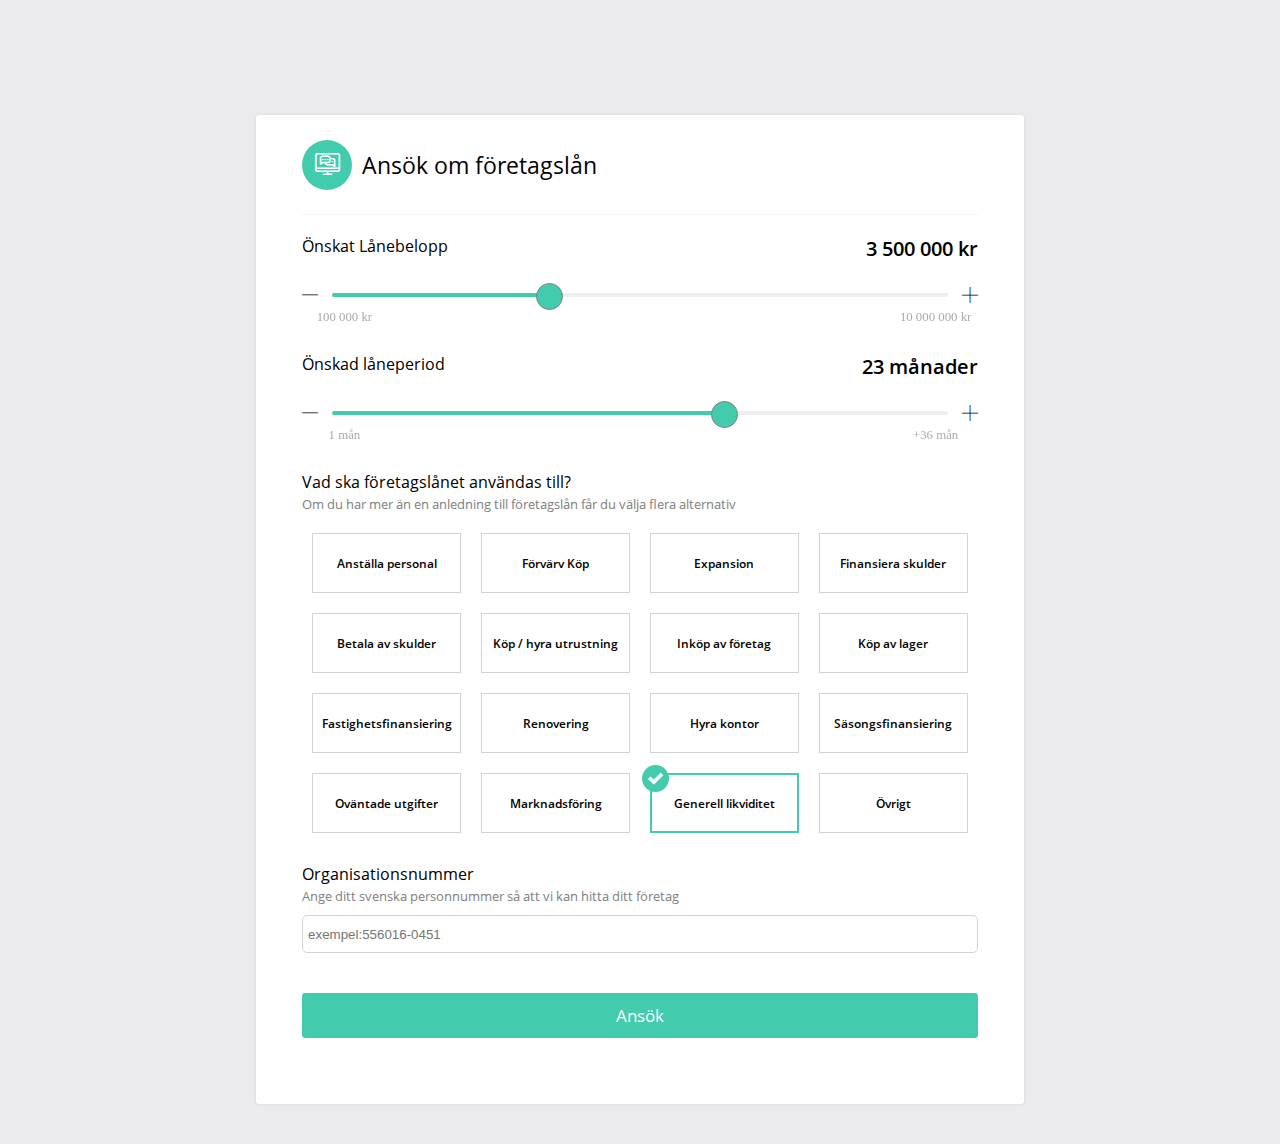
<file: index.html>
<!DOCTYPE html>
<!--[if lt IE 7]>      <html class="no-js lt-ie9 lt-ie8 lt-ie7"> <![endif]-->
<!--[if IE 7]>         <html class="no-js lt-ie9 lt-ie8"> <![endif]-->
<!--[if IE 8]>         <html class="no-js lt-ie9"> <![endif]-->
<!--[if gt IE 8]><!--> 
    <html class="no-js" style="--text-align:left; --flex-direction:row; --direction:ltr; --input-even-margin:0 0 0 20px; --body-background:rgb(235, 235, 238); --header:75px; --header-bg:white; --header-box-shadow:0 0 3px lightgray; --main-spinner-bg:rgb(66, 204, 173); --page-loading-bg:rgb(66, 204, 173); --login-header-bg:white; --login-header-height:75px; --login-header-box-shadow:0 0 3px lightgray; --login-box-shadow:0 0 1px lightgray; --login-box-bg:white; --main-header-height:100px; --main-header-width:992px; --main-header-bg:white; --main-header-box-shadow:0 0 3px lightgray; --main-header-signout-icon-color:rgb(35, 65, 141); --main-header-link-color:rgb(35, 65, 141); --main-header-link-hover-color:rgba(35, 65, 141, 0.6); --main-header-link-active-color:rgb(35, 65, 141); --main-content-width:992px; --app-item-footer-link-color:rgb(35, 65, 141); --bl-applyform-bg:white; --bl-applyform-box-shadow:0 0 3px lightgray; --bl-applyform-header-borderBottom:1px solid whitesmoke; --bl-applyform-header-fontSize:23px; --bl-applyform-header-circle-bg:rgb(66, 204, 173); --bl-applyform-header-circle-fontSize:25px; --bl-applyform-header-circle-color:white; --bl-actions-border:0.5px solid lightgray; --notfound-404-color:rgb(66, 204, 173); --input-range-active-bg:rgb(66, 204, 173); --input-range-bg:rgb(66, 204, 173); --input-border-color:lightgray; --input-outline-color:rgb(66, 204, 173); --my-btn-success-bg:rgb(66, 204, 173); --my-btn-success-hover-bg:rgb(51, 183, 153); --my-btn-success-color:white; --my-btn-success-shadow:0 0 5px rgb(66, 204, 173); --my-btn-warning-bg:rgb(255,138,0); --my-btn-warning-hover-bg:rgb(255,128,0); --my-btn-warning-color:white; --my-btn-warning-shadow:0 0 5px rgb(255,138,0); --my-btn-primary-bg:#007bff; --my-btn-primary-hover-bg:#0074d9; --my-btn-primary-color:white; --my-btn-primary-shadow:0 0 5px #0074d9; --my-btn-light-bg:lightgray; --my-btn-light-hover-bg:gray; --my-btn-light-color:black; --my-btn-light-shadow:0 0 5px lightgray;"> <!--<![endif]-->
    <head>
        <meta charset="utf-8">
        <meta http-equiv="X-UA-Compatible" content="IE=edge">
        <title></title>
        <meta name="description" content="">
        <meta name="viewport" content="width=device-width, initial-scale=1">
        <link rel="stylesheet" href="./main.css">
        <link rel="stylesheet" href="./main2.css">
    </head>
    <body>
            <div id="main">
                    <div class="bl">
                        <div class="pon_content">
                            <div class="pon_form">
                                <div class="pon_applyform">
                                    <div class="pon_form_header">
                                        <div class="pon_form_circleIcon"><i class="icon-request"></i></div><span>Ansök om företagslån</span></div>
                                    <div id="priceRange" class="pon_input --sliderInput animated fadeIn">
                                        <div class="pon_input_header">
                                            <label class="pon_input_label pon_input_sliderLabel">Önskat Lånebelopp</label><span class="pon_input_label pon_input_sliderLabel loanAmountValue">3 500 000 kr</span>
                                        </div>
                                        <div class="pon_rangeSliderDOM">
                                            <div class="rangeSliderDOM_left"><span class="icon-minus"></span></div>
                                            <div class="rangeSliderDOM_center">
                                                <div aria-disabled="false" class="input-range"><span class="input-range_label input-range_label--min"><span class="input-range_label-container">100 000 kr</span></span>
                                                    <div class="input-range_track input-range_track--background">
                                                        <div class="input-range_track input-range_track--active" style="left: 0%; width: 34.3434%;"></div><span class="input-range_slider-container" style="position: absolute; left: 34.3434%;"><span class="input-range_label input-range_label--value"><span class="input-range_label-container">3500000 kr</span></span>
                                                        <div name="priceRange" aria-valuemax="10000000" aria-valuemin="100000" aria-valuenow="3500000" class="input-range_slider" draggable="false" role="slider" tabindex="0"></div>
                                                        </span>
                                                    </div><span class="input-range_label input-range_label--max"><span class="input-range_label-container">10 000 000 kr</span></span>
                                                </div>
                                            </div>
                                            <div class="rangeSliderDOM_right"><span class="icon-add"></span></div>
                                        </div>
                                    </div>

                                    <div id="monthRange"class="pon_input --sliderInput animated fadeIn">
                                        <div class="pon_input_header">
                                            <label class="pon_input_label pon_input_sliderLabel">Önskad låneperiod</label><span class="pon_input_label pon_input_sliderLabel loanAmountValue">23 månader</span></div>
                                        <div class="pon_rangeSliderDOM">
                                            <div class="rangeSliderDOM_left"><span class="icon-minus"></span></div>
                                            <div class="rangeSliderDOM_center">
                                                <div aria-disabled="false" class="input-range"><span class="input-range_label input-range_label--min"><span class="input-range_label-container">1 
                                            mån</span></span>
                                                    <div class="input-range_track input-range_track--background">
                                                        <div class="input-range_track input-range_track--active" style="left: 0%; width: 62.8571%;"></div><span class="input-range_slider-container" style="position: absolute; left: 62.8571%;"><span class="input-range_label input-range_label--value"><span class="input-range_label-container">23 
                                            mån</span></span>
                                                        <div name="monthRange" aria-valuemax="36" aria-valuemin="1" aria-valuenow="23" class="input-range_slider" draggable="false" role="slider" tabindex="0"></div>
                                                        </span>
                                                    </div><span class="input-range_label input-range_label--max"><span class="input-range_label-container">+36 
                                            mån</span></span>
                                                </div>
                                            </div>
                                            <div class="rangeSliderDOM_right"><span class="icon-add"></span></div>
                                        </div>
                                    </div>

                                    <div id="usageOptions" class="pon_input usageOptions animated fadeIn">
                                        <label class="pon_input_label">Vad ska företagslånet användas till?<span>Om du har mer än en anledning till företagslån får du välja flera alternativ</span></label>
                                        <div class="options">
                                            <!-- options goes here -->
                                        </div>
                                    </div>

                                    <div id = "otherOption_input" class="pon_input otherOption_input animated fadeIn ">
                                        <label class="pon_input_label">Förklara vad?</label>
                                        <div class="pon_input_element">
                                            <div class="element-group">
                                                <div class="element-group_center">
                                                    <input type="text" name="otherOptionDescription" class="my-input" value="test">
                                                </div>
                                            </div>
                                        </div>
                                    </div>

                                    <div class="pon_input animated fadeIn ">
                                        <label class="pon_input_label">Organisationsnummer<span>Ange ditt svenska personnummer så att vi kan hitta ditt företag</span></label>
                                        <div class="pon_input_element">
                                            <div class="element-group">
                                                <div class="element-group_center">
                                                    <input type="text" class="my-input" name="organizationNumber" placeholder="exempel:556016-0451" maxlength="13" value="">
                                                </div>
                                            </div>
                                        </div>
                                    </div>
                                    <button class="btn --success --large bankIdBtn" onClick="submitForm()"><span>Ansök</span></button>
                                </div>
                            </div>
                        </div>
                    </div>
                </div>

                <script type="text/javascript" src="./main.js"></script>
        </body>
</html>
</file>
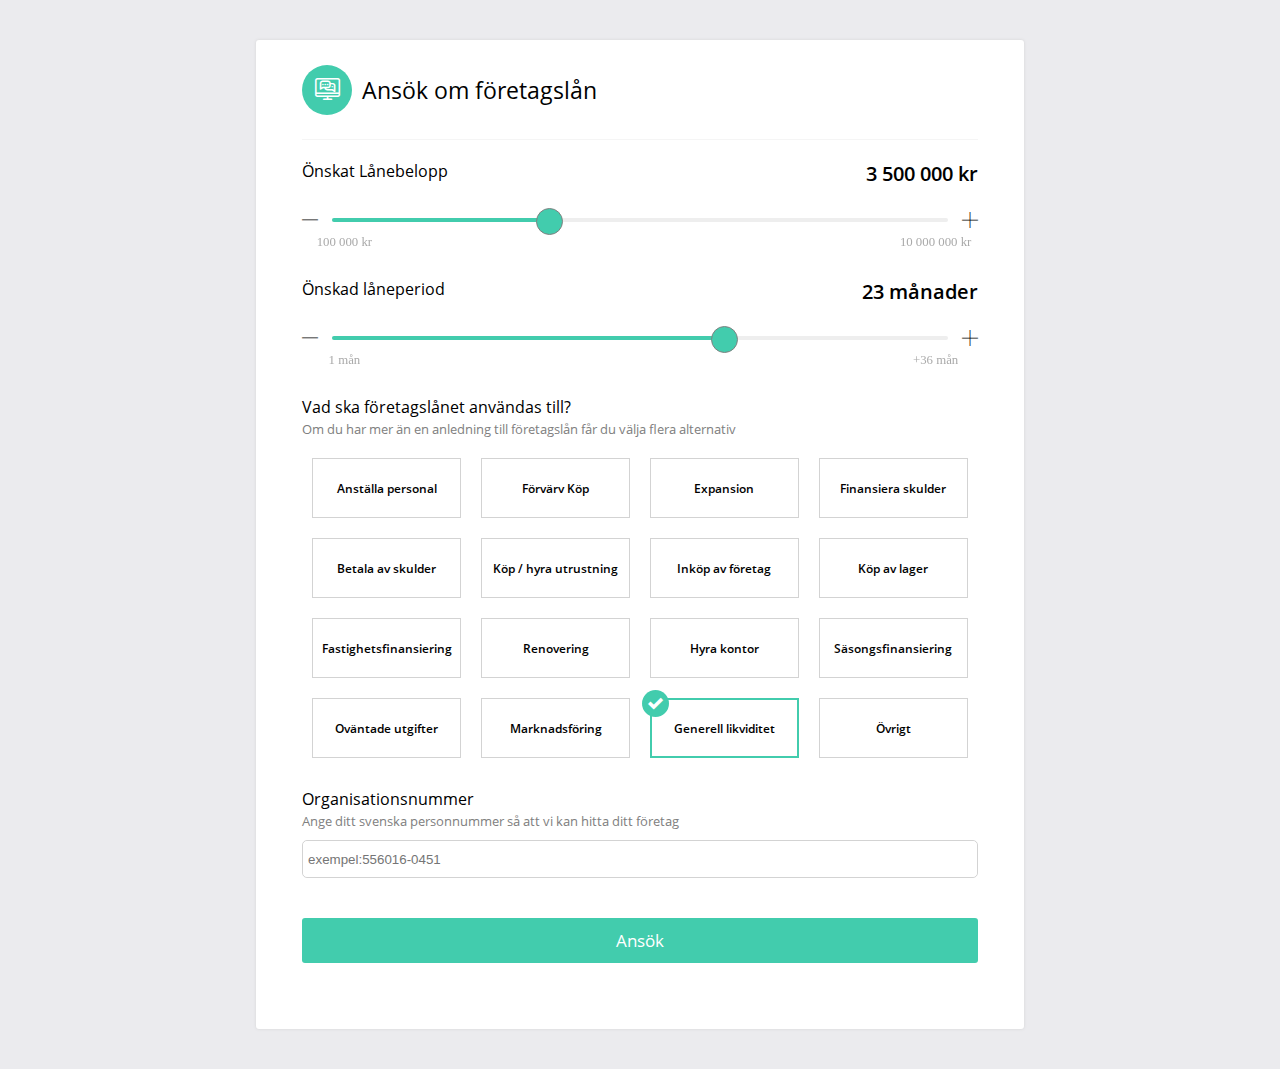
<file: form/index.html>
<!DOCTYPE html>
<!--[if lt IE 7]>      <html class="no-js lt-ie9 lt-ie8 lt-ie7"> <![endif]-->
<!--[if IE 7]>         <html class="no-js lt-ie9 lt-ie8"> <![endif]-->
<!--[if IE 8]>         <html class="no-js lt-ie9"> <![endif]-->
<!--[if gt IE 8]><!--> 
    <html class="no-js" style="--text-align:left; --flex-direction:row; --direction:ltr; --input-even-margin:0 0 0 20px; --body-background:rgb(235, 235, 238);--header-bg:white; --header-box-shadow:0 0 3px lightgray; --main-spinner-bg:rgb(66, 204, 173); --page-loading-bg:rgb(66, 204, 173); --login-header-bg:white; --login-header-height:75px; --login-header-box-shadow:0 0 3px lightgray; --login-box-shadow:0 0 1px lightgray; --login-box-bg:white; --main-header-height:100px; --main-header-width:992px; --main-header-bg:white; --main-header-box-shadow:0 0 3px lightgray; --main-header-signout-icon-color:rgb(35, 65, 141); --main-header-link-color:rgb(35, 65, 141); --main-header-link-hover-color:rgba(35, 65, 141, 0.6); --main-header-link-active-color:rgb(35, 65, 141); --main-content-width:992px; --app-item-footer-link-color:rgb(35, 65, 141); --bl-applyform-bg:white; --bl-applyform-box-shadow:0 0 3px lightgray; --bl-applyform-header-borderBottom:1px solid whitesmoke; --bl-applyform-header-fontSize:23px; --bl-applyform-header-circle-bg:rgb(66, 204, 173); --bl-applyform-header-circle-fontSize:25px; --bl-applyform-header-circle-color:white; --bl-actions-border:0.5px solid lightgray; --notfound-404-color:rgb(66, 204, 173); --input-range-active-bg:rgb(66, 204, 173); --input-range-bg:rgb(66, 204, 173); --input-border-color:lightgray; --input-outline-color:rgb(66, 204, 173); --my-btn-success-bg:rgb(66, 204, 173); --my-btn-success-hover-bg:rgb(51, 183, 153); --my-btn-success-color:white; --my-btn-success-shadow:0 0 5px rgb(66, 204, 173); --my-btn-warning-bg:rgb(255,138,0); --my-btn-warning-hover-bg:rgb(255,128,0); --my-btn-warning-color:white; --my-btn-warning-shadow:0 0 5px rgb(255,138,0); --my-btn-primary-bg:#007bff; --my-btn-primary-hover-bg:#0074d9; --my-btn-primary-color:white; --my-btn-primary-shadow:0 0 5px #0074d9; --my-btn-light-bg:lightgray; --my-btn-light-hover-bg:gray; --my-btn-light-color:black; --my-btn-light-shadow:0 0 5px lightgray;"> <!--<![endif]-->
    <head>
        <meta charset="utf-8">
        <meta http-equiv="X-UA-Compatible" content="IE=edge">
        <title></title>
        <meta name="description" content="">
        <meta name="viewport" content="width=device-width, initial-scale=1">
        <link rel="stylesheet" href="./main.css">
        <link rel="stylesheet" href="./main2.css">
    </head>
    <body>
            <div id="main">
                    <div class="bl">
                        <div class="pon_content">
                            <div class="pon_form">
                                <div class="pon_applyform">
                                    <div class="pon_form_header">
                                        <div class="pon_form_circleIcon"><i class="icon-request"></i></div><span>Ansök om företagslån</span></div>
                                    <div id="priceRange" class="pon_input --sliderInput animated fadeIn">
                                        <div class="pon_input_header">
                                            <label class="pon_input_label pon_input_sliderLabel">Önskat Lånebelopp</label><span class="pon_input_label pon_input_sliderLabel loanAmountValue">3 500 000 kr</span>
                                        </div>
                                        <div class="pon_rangeSliderDOM">
                                            <div class="rangeSliderDOM_left"><span class="icon-minus"></span></div>
                                            <div class="rangeSliderDOM_center">
                                                <div aria-disabled="false" class="input-range"><span class="input-range_label input-range_label--min"><span class="input-range_label-container">100 000 kr</span></span>
                                                    <div class="input-range_track input-range_track--background">
                                                        <div class="input-range_track input-range_track--active" style="left: 0%; width: 34.3434%;"></div><span class="input-range_slider-container" style="position: absolute; left: 34.3434%;"><span class="input-range_label input-range_label--value"><span class="input-range_label-container">3500000 kr</span></span>
                                                        <div name="priceRange" aria-valuemax="10000000" aria-valuemin="100000" aria-valuenow="3500000" class="input-range_slider" draggable="false" role="slider" tabindex="0"></div>
                                                        </span>
                                                    </div><span class="input-range_label input-range_label--max"><span class="input-range_label-container">10 000 000 kr</span></span>
                                                </div>
                                            </div>
                                            <div class="rangeSliderDOM_right"><span class="icon-add"></span></div>
                                        </div>
                                    </div>

                                    <div id="monthRange"class="pon_input --sliderInput animated fadeIn">
                                        <div class="pon_input_header">
                                            <label class="pon_input_label pon_input_sliderLabel">Önskad låneperiod</label><span class="pon_input_label pon_input_sliderLabel loanAmountValue">23 månader</span></div>
                                        <div class="pon_rangeSliderDOM">
                                            <div class="rangeSliderDOM_left"><span class="icon-minus"></span></div>
                                            <div class="rangeSliderDOM_center">
                                                <div aria-disabled="false" class="input-range"><span class="input-range_label input-range_label--min"><span class="input-range_label-container">1 
                                            mån</span></span>
                                                    <div class="input-range_track input-range_track--background">
                                                        <div class="input-range_track input-range_track--active" style="left: 0%; width: 62.8571%;"></div><span class="input-range_slider-container" style="position: absolute; left: 62.8571%;"><span class="input-range_label input-range_label--value"><span class="input-range_label-container">23 
                                            mån</span></span>
                                                        <div name="monthRange" aria-valuemax="36" aria-valuemin="1" aria-valuenow="23" class="input-range_slider" draggable="false" role="slider" tabindex="0"></div>
                                                        </span>
                                                    </div><span class="input-range_label input-range_label--max"><span class="input-range_label-container">+36 
                                            mån</span></span>
                                                </div>
                                            </div>
                                            <div class="rangeSliderDOM_right"><span class="icon-add"></span></div>
                                        </div>
                                    </div>

                                    <div id="usageOptions" class="pon_input usageOptions animated fadeIn">
                                        <label class="pon_input_label">Vad ska företagslånet användas till?<span>Om du har mer än en anledning till företagslån får du välja flera alternativ</span></label>
                                        <div class="options">
                                            <!-- options goes here -->
                                        </div>
                                    </div>

                                    <div id = "otherOption_input" class="pon_input otherOption_input animated fadeIn ">
                                        <label class="pon_input_label">Förklara vad?</label>
                                        <div class="pon_input_element">
                                            <div class="element-group">
                                                <div class="element-group_center">
                                                    <input type="text" name="otherOptionDescription" class="my-input" value="test">
                                                </div>
                                            </div>
                                        </div>
                                    </div>

                                    <div class="pon_input animated fadeIn ">
                                        <label class="pon_input_label">Organisationsnummer<span>Ange ditt svenska personnummer så att vi kan hitta ditt företag</span></label>
                                        <div class="pon_input_element">
                                            <div class="element-group">
                                                <div class="element-group_center">
                                                    <input type="text" class="my-input" name="organizationNumber" placeholder="exempel:556016-0451" maxlength="13" value="">
                                                </div>
                                            </div>
                                        </div>
                                    </div>
                                    <button class="btn --success --large bankIdBtn" onClick="submitForm()"><span>Ansök</span></button>
                                </div>
                            </div>
                        </div>
                    </div>
                </div>

                <script type="text/javascript" src="./main.js"></script>
        </body>
</html>
</file>
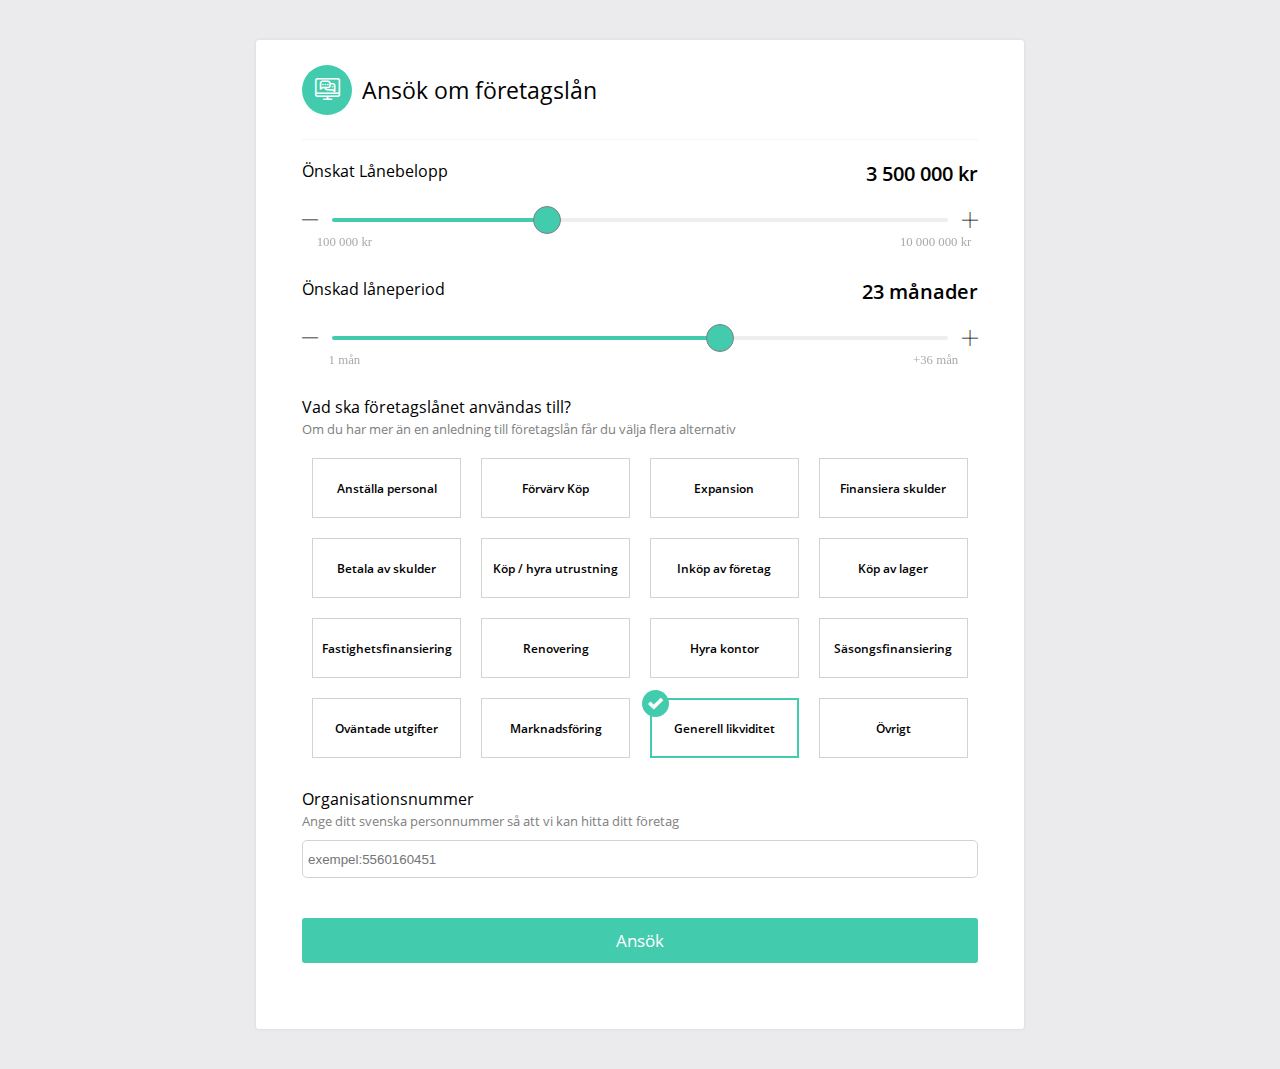
<file: forms/index.html>
<!DOCTYPE html>
<!--[if lt IE 7]>      <html class="no-js lt-ie9 lt-ie8 lt-ie7"> <![endif]-->
<!--[if IE 7]>         <html class="no-js lt-ie9 lt-ie8"> <![endif]-->
<!--[if IE 8]>         <html class="no-js lt-ie9"> <![endif]-->
<!--[if gt IE 8]><!--> 
    <html class="no-js" style="--text-align:left; --flex-direction:row; --direction:ltr; --input-even-margin:0 0 0 20px; --body-background:rgb(235, 235, 238);--header-bg:white; --header-box-shadow:0 0 3px lightgray; --main-spinner-bg:rgb(66, 204, 173); --page-loading-bg:rgb(66, 204, 173); --login-header-bg:white; --login-header-height:75px; --login-header-box-shadow:0 0 3px lightgray; --login-box-shadow:0 0 1px lightgray; --login-box-bg:white; --main-header-height:100px; --main-header-width:992px; --main-header-bg:white; --main-header-box-shadow:0 0 3px lightgray; --main-header-signout-icon-color:rgb(35, 65, 141); --main-header-link-color:rgb(35, 65, 141); --main-header-link-hover-color:rgba(35, 65, 141, 0.6); --main-header-link-active-color:rgb(35, 65, 141); --main-content-width:992px; --app-item-footer-link-color:rgb(35, 65, 141); --bl-applyform-bg:white; --bl-applyform-box-shadow:0 0 3px lightgray; --bl-applyform-header-borderBottom:1px solid whitesmoke; --bl-applyform-header-fontSize:23px; --bl-applyform-header-circle-bg:rgb(66, 204, 173); --bl-applyform-header-circle-fontSize:25px; --bl-applyform-header-circle-color:white; --bl-actions-border:0.5px solid lightgray; --notfound-404-color:rgb(66, 204, 173); --input-range-active-bg:rgb(66, 204, 173); --input-range-bg:rgb(66, 204, 173); --input-border-color:lightgray; --input-outline-color:rgb(66, 204, 173); --my-btn-success-bg:rgb(66, 204, 173); --my-btn-success-hover-bg:rgb(51, 183, 153); --my-btn-success-color:white; --my-btn-success-shadow:0 0 5px rgb(66, 204, 173); --my-btn-warning-bg:rgb(255,138,0); --my-btn-warning-hover-bg:rgb(255,128,0); --my-btn-warning-color:white; --my-btn-warning-shadow:0 0 5px rgb(255,138,0); --my-btn-primary-bg:#007bff; --my-btn-primary-hover-bg:#0074d9; --my-btn-primary-color:white; --my-btn-primary-shadow:0 0 5px #0074d9; --my-btn-light-bg:lightgray; --my-btn-light-hover-bg:gray; --my-btn-light-color:black; --my-btn-light-shadow:0 0 5px lightgray;"> <!--<![endif]-->
    <head>
        <meta charset="utf-8">
        <meta http-equiv="X-UA-Compatible" content="IE=edge">
        <title></title>
        <meta name="description" content="">
        <meta name="viewport" content="width=device-width, initial-scale=1">
        <link rel="stylesheet" href="./main.css">
        <link rel="stylesheet" href="./main2.css">
    </head>
    <body>
            <div id="main">
                    <div class="bl">
                        <div class="pon_content">
                            <div class="pon_form">
                                <div class="pon_applyform">
                                    <div class="pon_form_header">
                                        <div class="pon_form_circleIcon "><i class="icon-request"></i></div><span class="-unselectableText">Ansök om företagslån</span></div>
                                    <div id="priceRange" class="pon_input --sliderInput animated fadeIn">
                                        <div class="pon_input_header">
                                            <label class="pon_input_label pon_input_sliderLabel -unselectableText">Önskat Lånebelopp</label><span class="pon_input_label pon_input_sliderLabel loanAmountValue -unselectableText">3 500 000 kr</span>
                                        </div>
                                        <div class="pon_rangeSliderDOM">
                                            <div class="rangeSliderDOM_left" onClick="priceRange.stepBack()"><span class="icon-minus"></span></div>
                                            <div class="rangeSliderDOM_center">
                                                <div aria-disabled="false" class="input-range"><span class="input-range_label input-range_label--min"><span class="input-range_label-container -unselectableText">100 000 kr</span></span>
                                                    <div class="input-range_track input-range_track--background">
                                                        <div class="input-range_track input-range_track--active" style="left: 0%; width: 34.3434%;"></div><span class="input-range_slider-container" style="position: absolute; left: 34.3434%;"><span class="input-range_label input-range_label--value"><span class="input-range_label-container">3500000 kr</span></span>
                                                        <div name="priceRange" aria-valuemax="10000000" aria-valuemin="100000" aria-valuenow="3500000" class="input-range_slider" draggable="false" role="slider" tabindex="0"></div>
                                                        </span>
                                                    </div><span class="input-range_label input-range_label--max"><span class="input-range_label-container -unselectableText">10 000 000 kr</span></span>
                                                </div>
                                            </div>
                                            <div class="rangeSliderDOM_right" onClick="priceRange.stepForward()"><span class="icon-add"></span></div>
                                        </div>
                                    </div>

                                    <div id="monthRange"class="pon_input --sliderInput animated fadeIn">
                                        <div class="pon_input_header">
                                            <label class="pon_input_label pon_input_sliderLabel -unselectableText">Önskad låneperiod</label><span class="pon_input_label pon_input_sliderLabel loanAmountValue -unselectableText">23 månader</span></div>
                                        <div class="pon_rangeSliderDOM">
                                            <div class="rangeSliderDOM_left" onClick="monthRange.stepBack()"><span class="icon-minus -unselectableText"></span></div>
                                            <div class="rangeSliderDOM_center">
                                                <div aria-disabled="false" class="input-range"><span class="input-range_label input-range_label--min"><span class="input-range_label-container -unselectableText">1 
                                            mån</span></span>
                                                    <div class="input-range_track input-range_track--background">
                                                        <div class="input-range_track input-range_track--active" style="left: 0%; width: 62.8571%;"></div><span class="input-range_slider-container" style="position: absolute; left: 62.8571%;"><span class="input-range_label input-range_label--value"><span class="input-range_label-container -unselectableText">23 
                                            mån</span></span>
                                                        <div name="monthRange" aria-valuemax="36" aria-valuemin="1" aria-valuenow="23" class="input-range_slider" draggable="false" role="slider" tabindex="0"></div>
                                                        </span>
                                                    </div><span class="input-range_label input-range_label--max"><span class="input-range_label-container -unselectableText">+36 
                                            mån</span></span>
                                                </div>
                                            </div>
                                            <div class="rangeSliderDOM_right" onClick="monthRange.stepForward()"><span class="icon-add -unselectableText"></span></div>
                                        </div>
                                    </div>

                                    <div id="usageOptions" class="pon_input usageOptions animated fadeIn">
                                        <label class="pon_input_label -unselectableText">Vad ska företagslånet användas till?<span class="-unselectableText">Om du har mer än en anledning till företagslån får du välja flera alternativ</span></label>
                                        <div class="options">
                                            <!-- options goes here -->
                                        </div>
                                    </div>

                                    <div id = "otherOption_input" class="pon_input otherOption_input animated fadeIn ">
                                        <label class="pon_input_label -unselectableText">Förklara vad?</label>
                                        <div class="pon_input_element">
                                            <div class="element-group">
                                                <div class="element-group_center">
                                                    <input type="text" name="otherOptionDescription" class="my-input" value="">
                                                </div>
                                            </div>
                                            <span class="validation-message -unselectableText">Beskriv övrig anledning till företagslån</span>
                                        </div>
                                    </div>

                                    <div id = "organizationNumber_input" class="pon_input animated fadeIn ">
                                        <label class="pon_input_label -unselectableText">Organisationsnummer<span class="-unselectableText">Ange ditt svenska personnummer så att vi kan hitta ditt företag</span></label>
                                        <div class="pon_input_element">
                                            <div class="element-group">
                                                <div class="element-group_center">
                                                    <input type="text" class="my-input" name="organizationNumber" placeholder="exempel:5560160451" maxlength="10" value="">
                                                </div>
                                            </div>
                                            <span class="validation-message"></span>
                                        </div>
                                    </div>
                                    <button class="btn --success --large bankIdBtn -unselectableText" onClick="submitForm()"><span>Ansök</span></button>
                                </div>
                            </div>
                        </div>
                    </div>
                </div>

                <script type="text/javascript" src="./main.js"></script>
        </body>
</html>
</file>
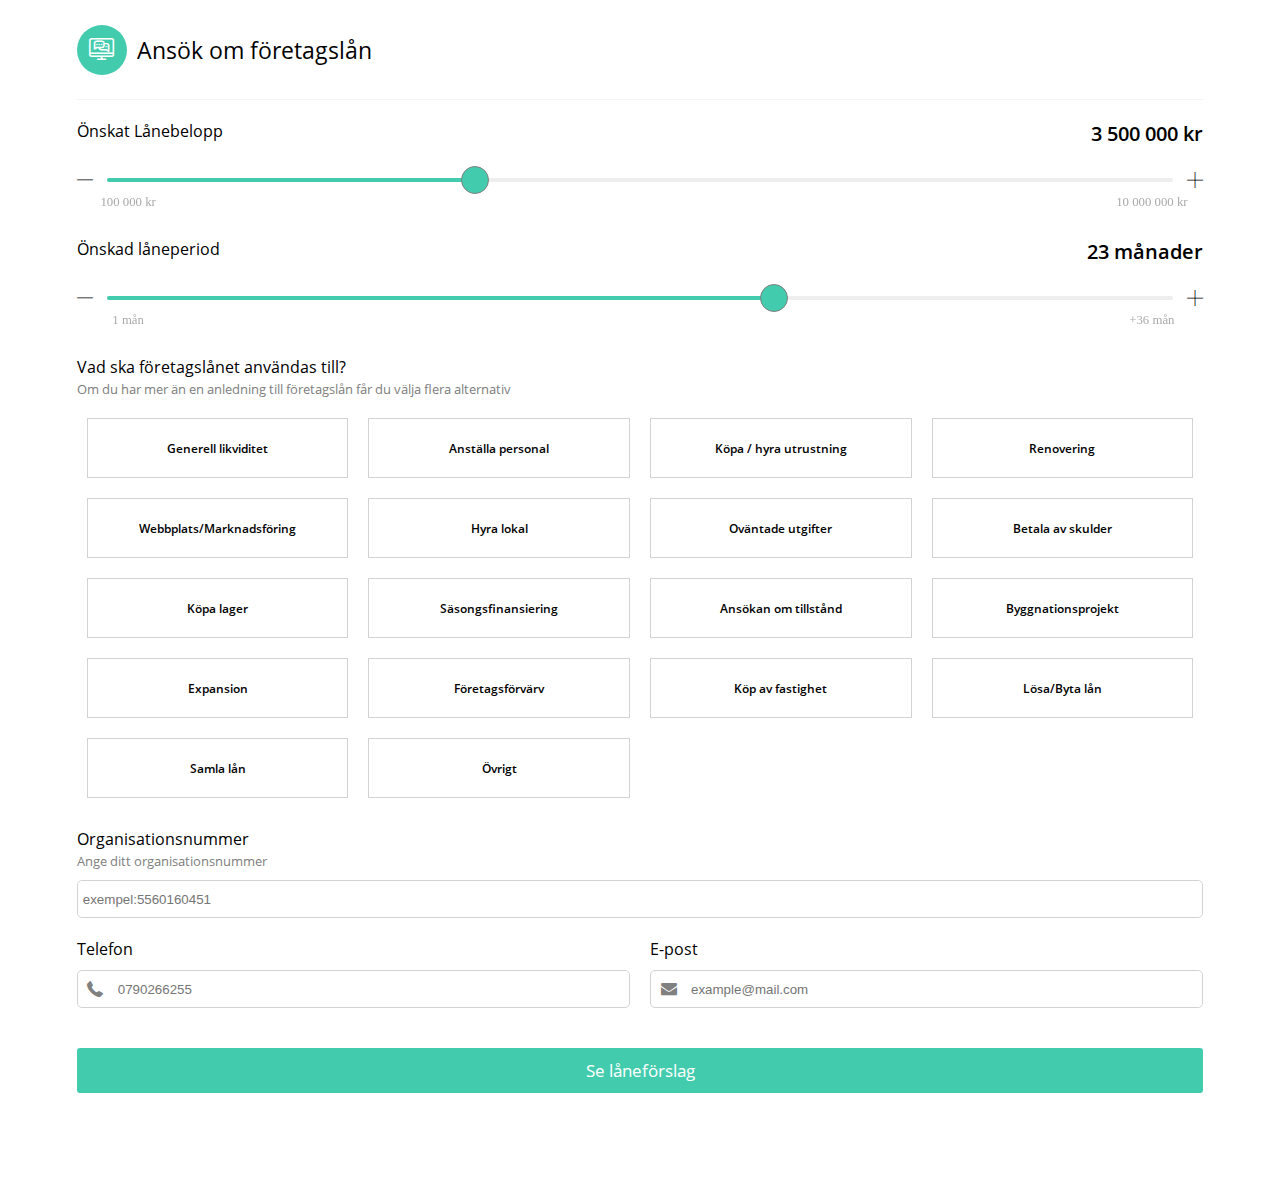
<file: forms/krogfinans/index.html>
<!DOCTYPE html>
<!--[if lt IE 7]>      <html class="no-js lt-ie9 lt-ie8 lt-ie7"> <![endif]-->
<!--[if IE 7]>         <html class="no-js lt-ie9 lt-ie8"> <![endif]-->
<!--[if IE 8]>         <html class="no-js lt-ie9"> <![endif]-->
<!--[if gt IE 8]><!-->
<html
  class="no-js"
  style="--text-align:left; --flex-direction:row; --direction:ltr; --input-even-margin:0 0 0 20px; --body-background:rgb(235, 235, 238);--header-bg:white; --header-box-shadow:0 0 3px lightgray; --main-spinner-bg:#42ccad; --page-loading-bg:#42ccad; --login-header-bg:white; --login-header-height:75px; --login-header-box-shadow:0 0 3px lightgray; --login-box-shadow:0 0 1px lightgray; --login-box-bg:white; --main-header-height:100px; --main-header-width:992px; --main-header-bg:white; --main-header-box-shadow:0 0 3px lightgray; --main-header-signout-icon-color:rgb(35, 65, 141); --main-header-link-color:rgb(35, 65, 141); --main-header-link-hover-color:rgba(35, 65, 141, 0.6); --main-header-link-active-color:rgb(35, 65, 141); --main-content-width:992px; --app-item-footer-link-color:rgb(35, 65, 141); --bl-applyform-bg:white; --bl-applyform-box-shadow:0 0 3px lightgray; --bl-applyform-header-borderBottom:1px solid whitesmoke; --bl-applyform-header-fontSize:23px; --bl-applyform-header-circle-bg:#42ccad; --bl-applyform-header-circle-fontSize:25px; --bl-applyform-header-circle-color:white; --bl-actions-border:0.5px solid lightgray; --notfound-404-color:#42ccad; --input-range-active-bg:#42ccad; --input-range-bg:#42ccad; --input-border-color:lightgray; --input-outline-color:#42ccad; --my-btn-success-bg:#42ccad; --my-btn-success-hover-bg:#017ebc; --my-btn-success-color:white; --my-btn-success-shadow:0 0 5px #42ccad; --my-btn-warning-bg:rgb(255,138,0); --my-btn-warning-hover-bg:rgb(255,128,0); --my-btn-warning-color:white; --my-btn-warning-shadow:0 0 5px rgb(255,138,0); --my-btn-primary-bg:#007bff; --my-btn-primary-hover-bg:#0074d9; --my-btn-primary-color:white; --my-btn-primary-shadow:0 0 5px #0074d9; --my-btn-light-bg:lightgray; --my-btn-light-hover-bg:gray; --my-btn-light-color:black; --my-btn-light-shadow:0 0 5px lightgray;"
>
  <!--<![endif]-->
  <head>
    <meta charset="utf-8" />
    <meta http-equiv="X-UA-Compatible" content="IE=edge" />
    <title></title>
    <meta name="description" content="" />
    <meta name="viewport" content="width=device-width, initial-scale=1" />
    <link rel="stylesheet" href="./main.css" />
    <link rel="stylesheet" href="./main2.css" />
  </head>
  <body>
    <div id="main">
      <div class="bl">
        <div class="pon_content">
          <div class="pon_form">
            <div class="pon_applyform">
              <div class="pon_form_header">
                <div class="pon_form_circleIcon ">
                  <i class="icon-request"></i>
                </div>
                <span class="-unselectableText">Ansök om företagslån</span>
              </div>
              <div
                id="priceRange"
                class="pon_input --sliderInput animated fadeIn"
              >
                <div class="pon_input_header">
                  <label
                    class="pon_input_label pon_input_sliderLabel -unselectableText"
                    >Önskat Lånebelopp</label
                  ><span
                    class="pon_input_label pon_input_sliderLabel loanAmountValue -unselectableText"
                    >3 500 000 kr</span
                  >
                </div>
                <div class="pon_rangeSliderDOM">
                  <div
                    class="rangeSliderDOM_left"
                    onClick="priceRange.stepBack()"
                  >
                    <span class="icon-minus"></span>
                  </div>
                  <div class="rangeSliderDOM_center">
                    <div aria-disabled="false" class="input-range">
                      <span class="input-range_label input-range_label--min"
                        ><span
                          class="input-range_label-container -unselectableText"
                          >100 000 kr</span
                        ></span
                      >
                      <div
                        class="input-range_track input-range_track--background"
                      >
                        <div
                          class="input-range_track input-range_track--active"
                          style="left: 0%; width: 34.3434%;"
                        ></div>
                        <span
                          class="input-range_slider-container"
                          style="position: absolute; left: 34.3434%;"
                          ><span
                            class="input-range_label input-range_label--value"
                            ><span class="input-range_label-container"
                              >3500000 kr</span
                            ></span
                          >
                          <div
                            name="priceRange"
                            aria-valuemax="10000000"
                            aria-valuemin="100000"
                            aria-valuenow="3500000"
                            class="input-range_slider"
                            draggable="false"
                            role="slider"
                            tabindex="0"
                          ></div>
                        </span>
                      </div>
                      <span class="input-range_label input-range_label--max"
                        ><span
                          class="input-range_label-container -unselectableText"
                          >10 000 000 kr</span
                        ></span
                      >
                    </div>
                  </div>
                  <div
                    class="rangeSliderDOM_right"
                    onClick="priceRange.stepForward()"
                  >
                    <span class="icon-add"></span>
                  </div>
                </div>
              </div>

              <div
                id="monthRange"
                class="pon_input --sliderInput animated fadeIn"
              >
                <div class="pon_input_header">
                  <label
                    class="pon_input_label pon_input_sliderLabel -unselectableText"
                    >Önskad låneperiod</label
                  ><span
                    class="pon_input_label pon_input_sliderLabel loanAmountValue -unselectableText"
                    >23 månader</span
                  >
                </div>
                <div class="pon_rangeSliderDOM">
                  <div
                    class="rangeSliderDOM_left"
                    onClick="monthRange.stepBack()"
                  >
                    <span class="icon-minus -unselectableText"></span>
                  </div>
                  <div class="rangeSliderDOM_center">
                    <div aria-disabled="false" class="input-range">
                      <span class="input-range_label input-range_label--min"
                        ><span
                          class="input-range_label-container -unselectableText"
                          >1 mån</span
                        ></span
                      >
                      <div
                        class="input-range_track input-range_track--background"
                      >
                        <div
                          class="input-range_track input-range_track--active"
                          style="left: 0%; width: 62.8571%;"
                        ></div>
                        <span
                          class="input-range_slider-container"
                          style="position: absolute; left: 62.8571%;"
                          ><span
                            class="input-range_label input-range_label--value"
                            ><span
                              class="input-range_label-container -unselectableText"
                              >23 mån</span
                            ></span
                          >
                          <div
                            name="monthRange"
                            aria-valuemax="36"
                            aria-valuemin="1"
                            aria-valuenow="23"
                            class="input-range_slider"
                            draggable="false"
                            role="slider"
                            tabindex="0"
                          ></div>
                        </span>
                      </div>
                      <span class="input-range_label input-range_label--max"
                        ><span
                          class="input-range_label-container -unselectableText"
                          >+36 mån</span
                        ></span
                      >
                    </div>
                  </div>
                  <div
                    class="rangeSliderDOM_right"
                    onClick="monthRange.stepForward()"
                  >
                    <span class="icon-add -unselectableText"></span>
                  </div>
                </div>
              </div>

              <div
                id="usageOptions"
                class="pon_input usageOptions animated fadeIn"
              >
                <label class="pon_input_label -unselectableText"
                  >Vad ska företagslånet användas till?<span
                    class="-unselectableText"
                    >Om du har mer än en anledning till företagslån får du välja
                    flera alternativ</span
                  ></label
                >
                <div class="options">
                  <!-- options goes here -->
                </div>
              </div>

              <div
                id="otherOption_input"
                class="pon_input otherOption_input animated fadeIn "
              >
                <label class="pon_input_label -unselectableText"
                  >Förklara vad?</label
                >
                <div class="pon_input_element">
                  <div class="element-group">
                    <div class="element-group_center">
                      <input
                        type="text"
                        name="otherOptionDescription"
                        class="my-input"
                        value=""
                      />
                    </div>
                  </div>
                  <span class="validation-message -unselectableText"
                    >Beskriv övrig anledning till företagslån</span
                  >
                </div>
              </div>

              <div
                id="organizationNumber_input"
                class="pon_input animated fadeIn "
              >
                <label class="pon_input_label -unselectableText"
                  >Organisationsnummer<span class="-unselectableText"
                    >Ange ditt organisationsnummer</span
                  ></label
                >
                <div class="pon_input_element">
                  <div class="element-group">
                    <div class="element-group_center">
                      <input
                        type="text"
                        class="my-input"
                        name="organizationNumber"
                        placeholder="exempel:5560160451"
                        size="11"
                        maxlength="11"
                        value=""
                        pattern=""
                      />
                    </div>
                  </div>
                  <span class="validation-message"></span>
                </div>
              </div>
              <div class="userInputs">
                <div class="pon_input animated fadeIn" id="phone_input">
                  <label class="pon_input_label">Telefon</label>
                  <div class="pon_input_element">
                    <div class="element-group">
                      <div class="element-group_left">
                        <span class="icon-phone"></span>
                      </div>
                      <div class="element-group_center">
                        <input
                          type="text"
                          class="my-input"
                          placeholder="0790266255"
                          name="phone"
                          value=""
                        />
                      </div>
                    </div>
                    <span class="validation-message"></span>
                  </div>
                </div>
                <div class="pon_input animated fadeIn" id="email_input">
                  <label class="pon_input_label">E-post</label>
                  <div class="pon_input_element">
                    <div class="element-group">
                      <div class="element-group_left">
                        <span class="icon-envelope"></span>
                      </div>
                      <div class="element-group_center">
                        <input
                          type="text"
                          name="email"
                          class="my-input"
                          placeholder="example@mail.com"
                          value=""
                        />
                      </div>
                    </div>
                    <span class="validation-message"></span>
                  </div>
                </div>
              </div>
              <button
                class="btn --success --large bankIdBtn -unselectableText"
                onClick="submitForm()"
              >
                <span>Se låneförslag</span>
              </button>
            </div>
          </div>
        </div>
      </div>
    </div>

    <script type="text/javascript" src="./main.js"></script>
  </body>
</html>
</file>
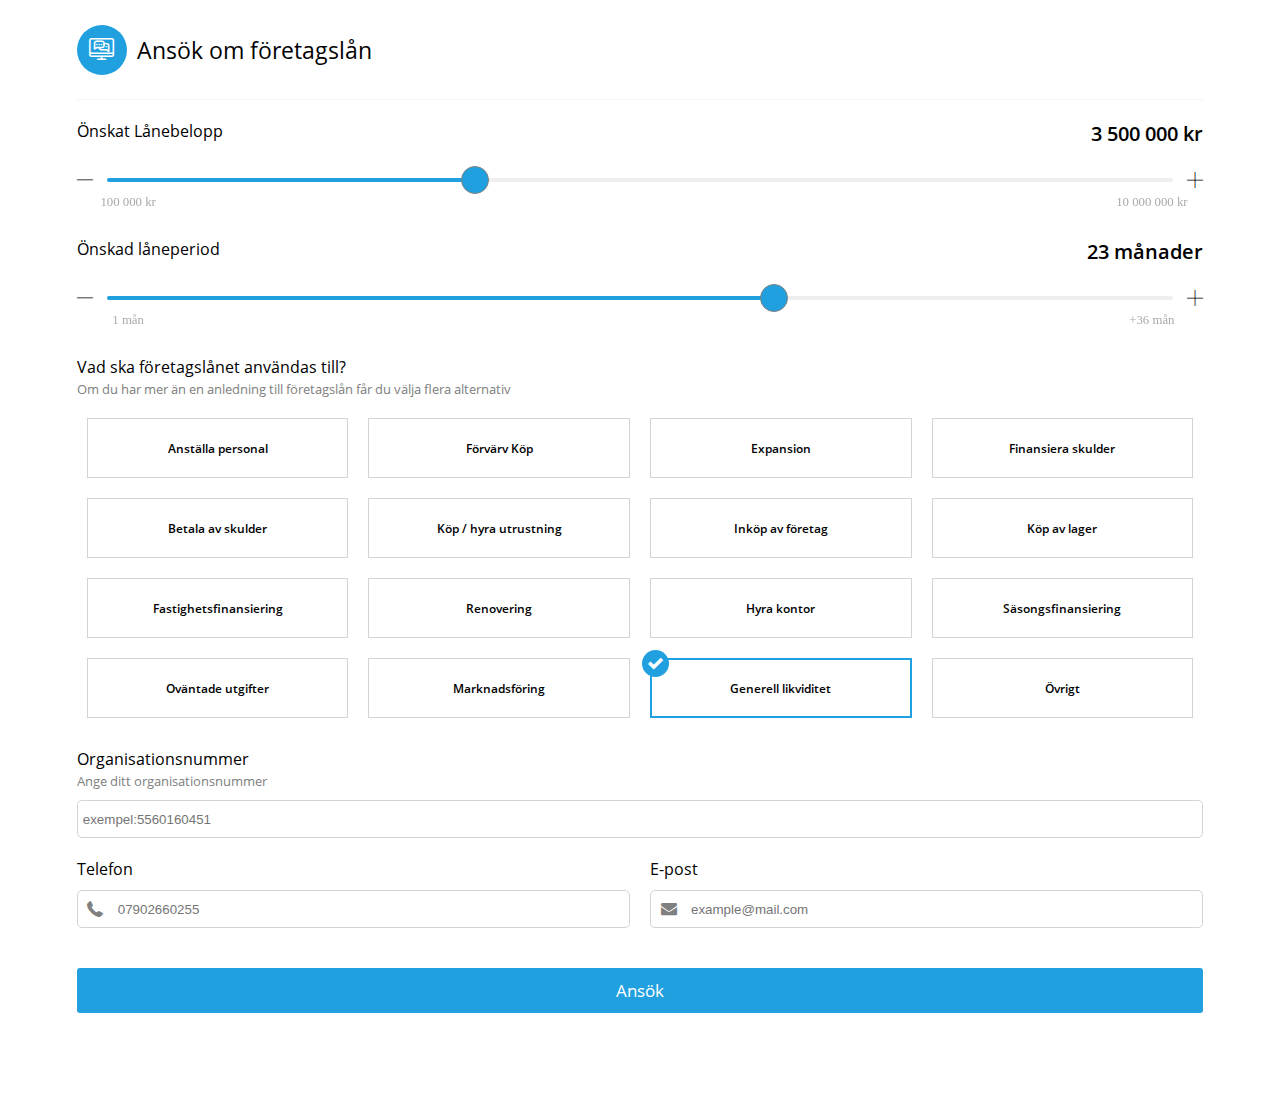
<file: forms/startaochdriva/index.html>
<!DOCTYPE html>
<!--[if lt IE 7]>      <html class="no-js lt-ie9 lt-ie8 lt-ie7"> <![endif]-->
<!--[if IE 7]>         <html class="no-js lt-ie9 lt-ie8"> <![endif]-->
<!--[if IE 8]>         <html class="no-js lt-ie9"> <![endif]-->
<!--[if gt IE 8]><!-->
<html
  class="no-js"
  style="--text-align:left; --flex-direction:row; --direction:ltr; --input-even-margin:0 0 0 20px; --body-background:rgb(235, 235, 238);--header-bg:white; --header-box-shadow:0 0 3px lightgray; --main-spinner-bg:#21a0e0; --page-loading-bg:#21a0e0; --login-header-bg:white; --login-header-height:75px; --login-header-box-shadow:0 0 3px lightgray; --login-box-shadow:0 0 1px lightgray; --login-box-bg:white; --main-header-height:100px; --main-header-width:992px; --main-header-bg:white; --main-header-box-shadow:0 0 3px lightgray; --main-header-signout-icon-color:rgb(35, 65, 141); --main-header-link-color:rgb(35, 65, 141); --main-header-link-hover-color:rgba(35, 65, 141, 0.6); --main-header-link-active-color:rgb(35, 65, 141); --main-content-width:992px; --app-item-footer-link-color:rgb(35, 65, 141); --bl-applyform-bg:white; --bl-applyform-box-shadow:0 0 3px lightgray; --bl-applyform-header-borderBottom:1px solid whitesmoke; --bl-applyform-header-fontSize:23px; --bl-applyform-header-circle-bg:#21a0e0; --bl-applyform-header-circle-fontSize:25px; --bl-applyform-header-circle-color:white; --bl-actions-border:0.5px solid lightgray; --notfound-404-color:#21a0e0; --input-range-active-bg:#21a0e0; --input-range-bg:#21a0e0; --input-border-color:lightgray; --input-outline-color:#21a0e0; --my-btn-success-bg:#21a0e0; --my-btn-success-hover-bg:#017ebc; --my-btn-success-color:white; --my-btn-success-shadow:0 0 5px #21a0e0; --my-btn-warning-bg:rgb(255,138,0); --my-btn-warning-hover-bg:rgb(255,128,0); --my-btn-warning-color:white; --my-btn-warning-shadow:0 0 5px rgb(255,138,0); --my-btn-primary-bg:#007bff; --my-btn-primary-hover-bg:#0074d9; --my-btn-primary-color:white; --my-btn-primary-shadow:0 0 5px #0074d9; --my-btn-light-bg:lightgray; --my-btn-light-hover-bg:gray; --my-btn-light-color:black; --my-btn-light-shadow:0 0 5px lightgray;"
>
  <!--<![endif]-->
  <head>
    <meta charset="utf-8" />
    <meta http-equiv="X-UA-Compatible" content="IE=edge" />
    <title></title>
    <meta name="description" content="" />
    <meta name="viewport" content="width=device-width, initial-scale=1" />
    <link rel="stylesheet" href="./main.css" />
    <link rel="stylesheet" href="./main2.css" />
  </head>
  <body>
    <div id="main">
      <div class="bl">
        <div class="pon_content">
          <div class="pon_form">
            <div class="pon_applyform">
              <div class="pon_form_header">
                <div class="pon_form_circleIcon ">
                  <i class="icon-request"></i>
                </div>
                <span class="-unselectableText">Ansök om företagslån</span>
              </div>
              <div
                id="priceRange"
                class="pon_input --sliderInput animated fadeIn"
              >
                <div class="pon_input_header">
                  <label
                    class="pon_input_label pon_input_sliderLabel -unselectableText"
                    >Önskat Lånebelopp</label
                  ><span
                    class="pon_input_label pon_input_sliderLabel loanAmountValue -unselectableText"
                    >3 500 000 kr</span
                  >
                </div>
                <div class="pon_rangeSliderDOM">
                  <div
                    class="rangeSliderDOM_left"
                    onClick="priceRange.stepBack()"
                  >
                    <span class="icon-minus"></span>
                  </div>
                  <div class="rangeSliderDOM_center">
                    <div aria-disabled="false" class="input-range">
                      <span class="input-range_label input-range_label--min"
                        ><span
                          class="input-range_label-container -unselectableText"
                          >100 000 kr</span
                        ></span
                      >
                      <div
                        class="input-range_track input-range_track--background"
                      >
                        <div
                          class="input-range_track input-range_track--active"
                          style="left: 0%; width: 34.3434%;"
                        ></div>
                        <span
                          class="input-range_slider-container"
                          style="position: absolute; left: 34.3434%;"
                          ><span
                            class="input-range_label input-range_label--value"
                            ><span class="input-range_label-container"
                              >3500000 kr</span
                            ></span
                          >
                          <div
                            name="priceRange"
                            aria-valuemax="10000000"
                            aria-valuemin="100000"
                            aria-valuenow="3500000"
                            class="input-range_slider"
                            draggable="false"
                            role="slider"
                            tabindex="0"
                          ></div>
                        </span>
                      </div>
                      <span class="input-range_label input-range_label--max"
                        ><span
                          class="input-range_label-container -unselectableText"
                          >10 000 000 kr</span
                        ></span
                      >
                    </div>
                  </div>
                  <div
                    class="rangeSliderDOM_right"
                    onClick="priceRange.stepForward()"
                  >
                    <span class="icon-add"></span>
                  </div>
                </div>
              </div>

              <div
                id="monthRange"
                class="pon_input --sliderInput animated fadeIn"
              >
                <div class="pon_input_header">
                  <label
                    class="pon_input_label pon_input_sliderLabel -unselectableText"
                    >Önskad låneperiod</label
                  ><span
                    class="pon_input_label pon_input_sliderLabel loanAmountValue -unselectableText"
                    >23 månader</span
                  >
                </div>
                <div class="pon_rangeSliderDOM">
                  <div
                    class="rangeSliderDOM_left"
                    onClick="monthRange.stepBack()"
                  >
                    <span class="icon-minus -unselectableText"></span>
                  </div>
                  <div class="rangeSliderDOM_center">
                    <div aria-disabled="false" class="input-range">
                      <span class="input-range_label input-range_label--min"
                        ><span
                          class="input-range_label-container -unselectableText"
                          >1 mån</span
                        ></span
                      >
                      <div
                        class="input-range_track input-range_track--background"
                      >
                        <div
                          class="input-range_track input-range_track--active"
                          style="left: 0%; width: 62.8571%;"
                        ></div>
                        <span
                          class="input-range_slider-container"
                          style="position: absolute; left: 62.8571%;"
                          ><span
                            class="input-range_label input-range_label--value"
                            ><span
                              class="input-range_label-container -unselectableText"
                              >23 mån</span
                            ></span
                          >
                          <div
                            name="monthRange"
                            aria-valuemax="36"
                            aria-valuemin="1"
                            aria-valuenow="23"
                            class="input-range_slider"
                            draggable="false"
                            role="slider"
                            tabindex="0"
                          ></div>
                        </span>
                      </div>
                      <span class="input-range_label input-range_label--max"
                        ><span
                          class="input-range_label-container -unselectableText"
                          >+36 mån</span
                        ></span
                      >
                    </div>
                  </div>
                  <div
                    class="rangeSliderDOM_right"
                    onClick="monthRange.stepForward()"
                  >
                    <span class="icon-add -unselectableText"></span>
                  </div>
                </div>
              </div>

              <div
                id="usageOptions"
                class="pon_input usageOptions animated fadeIn"
              >
                <label class="pon_input_label -unselectableText"
                  >Vad ska företagslånet användas till?<span
                    class="-unselectableText"
                    >Om du har mer än en anledning till företagslån får du välja
                    flera alternativ</span
                  ></label
                >
                <div class="options">
                  <!-- options goes here -->
                </div>
              </div>

              <div
                id="otherOption_input"
                class="pon_input otherOption_input animated fadeIn "
              >
                <label class="pon_input_label -unselectableText"
                  >Förklara vad?</label
                >
                <div class="pon_input_element">
                  <div class="element-group">
                    <div class="element-group_center">
                      <input
                        type="text"
                        name="otherOptionDescription"
                        class="my-input"
                        value=""
                      />
                    </div>
                  </div>
                  <span class="validation-message -unselectableText"
                    >Beskriv övrig anledning till företagslån</span
                  >
                </div>
              </div>

              <div
                id="organizationNumber_input"
                class="pon_input animated fadeIn "
              >
                <label class="pon_input_label -unselectableText"
                  >Organisationsnummer<span class="-unselectableText"
                    >Ange ditt organisationsnummer</span
                  ></label
                >
                <div class="pon_input_element">
                  <div class="element-group">
                    <div class="element-group_center">
                      <input
                        type="text"
                        class="my-input"
                        name="organizationNumber"
                        placeholder="exempel:5560160451"
                        size="11"
                        maxlength="11"
                        value=""
                        pattern=""
                      />
                    </div>
                  </div>
                  <span class="validation-message"></span>
                </div>
              </div>
              <div class="userInputs">
                <div class="pon_input animated fadeIn" id="phone_input">
                  <label class="pon_input_label">Telefon</label>
                  <div class="pon_input_element">
                    <div class="element-group">
                      <div class="element-group_left">
                        <span class="icon-phone"></span>
                      </div>
                      <div class="element-group_center">
                        <input
                          type="text"
                          class="my-input"
                          placeholder="07902660255"
                          name="phone"
                          value=""/>
                      </div>
                    </div>
                    <span class="validation-message"></span>
                  </div>
                </div>
                <div class="pon_input animated fadeIn" id="email_input">
                  <label class="pon_input_label">E-post</label>
                  <div class="pon_input_element">
                    <div class="element-group">
                      <div class="element-group_left">
                        <span class="icon-envelope"></span>
                      </div>
                      <div class="element-group_center">
                        <input
                          type="text"
                          name="email"
                          class="my-input"
                          placeholder="example@mail.com"
                          value=""/>
                      </div>
                    </div>
                    <span class="validation-message"></span>
                  </div>
                </div>
              </div>
              <button
                class="btn --success --large bankIdBtn -unselectableText"
                onClick="submitForm()">
                <span>Ansök</span>
              </button>
            </div>
          </div>
        </div>
      </div>
    </div>

    <script type="text/javascript" src="./main.js"></script>
  </body>
</html>
</file>
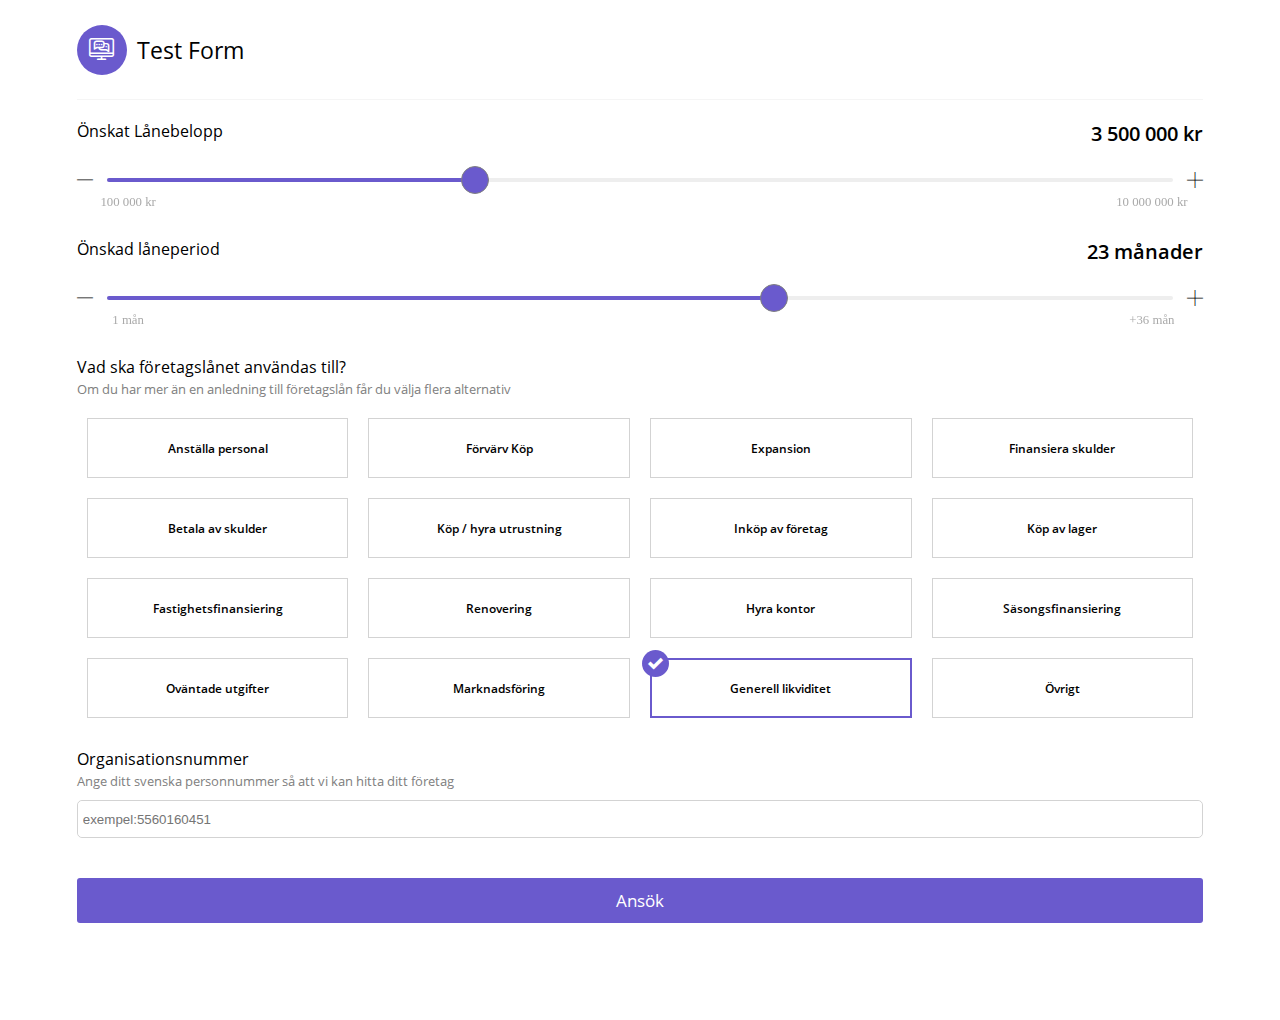
<file: forms/test/index.html>
<!DOCTYPE html><!--[if lt IE 7]> <html class="no-js lt-ie9 lt-ie8 lt-ie7"> <![endif]--><!--[if IE 7]> <html class="no-js lt-ie9 lt-ie8"> <![endif]--><!--[if IE 8]> <html class="no-js lt-ie9"> <![endif]--><!--[if gt IE 8]><!--><html class="no-js" style="--text-align:left; --flex-direction:row; --direction:ltr; --input-even-margin:0 0 0 20px; --body-background:rgb(235, 235, 238);--header-bg:white; --header-box-shadow:0 0 3px lightgray; --main-spinner-bg:slateblue; --page-loading-bg:slateblue; --login-header-bg:white; --login-header-height:75px; --login-header-box-shadow:0 0 3px lightgray; --login-box-shadow:0 0 1px lightgray; --login-box-bg:white; --main-header-height:100px; --main-header-width:992px; --main-header-bg:white; --main-header-box-shadow:0 0 3px lightgray; --main-header-signout-icon-color:rgb(35, 65, 141); --main-header-link-color:rgb(35, 65, 141); --main-header-link-hover-color:rgba(35, 65, 141, 0.6); --main-header-link-active-color:rgb(35, 65, 141); --main-content-width:992px; --app-item-footer-link-color:rgb(35, 65, 141); --bl-applyform-bg:white; --bl-applyform-box-shadow:0 0 3px lightgray; --bl-applyform-header-borderBottom:1px solid whitesmoke; --bl-applyform-header-fontSize:23px; --bl-applyform-header-circle-bg:slateblue; --bl-applyform-header-circle-fontSize:25px; --bl-applyform-header-circle-color:white; --bl-actions-border:0.5px solid lightgray; --notfound-404-color:slateblue; --input-range-active-bg:slateblue; --input-range-bg:slateblue; --input-border-color:lightgray; --input-outline-color:slateblue; --my-btn-success-bg:slateblue; --my-btn-success-hover-bg:rgb(51, 183, 153); --my-btn-success-color:white; --my-btn-success-shadow:0 0 5px slateblue; --my-btn-warning-bg:rgb(255,138,0); --my-btn-warning-hover-bg:rgb(255,128,0); --my-btn-warning-color:white; --my-btn-warning-shadow:0 0 5px rgb(255,138,0); --my-btn-primary-bg:#007bff; --my-btn-primary-hover-bg:#0074d9; --my-btn-primary-color:white; --my-btn-primary-shadow:0 0 5px #0074d9; --my-btn-light-bg:lightgray; --my-btn-light-hover-bg:gray; --my-btn-light-color:black; --my-btn-light-shadow:0 0 5px lightgray;"> <!--<![endif]--> <head> <meta charset="utf-8" /> <meta http-equiv="X-UA-Compatible" content="IE=edge" /> <title></title> <meta name="description" content="" /> <meta name="viewport" content="width=device-width, initial-scale=1" /> <style> .input-range_slider { -webkit-appearance: none; -moz-appearance: none; appearance: none; background: #3f51b5; border: 1px solid #3f51b5; box-shadow: none !important; border-radius: 50%; cursor: pointer; display: block; height: 1rem; margin-left: -0.5rem; margin-top: -0.65rem; outline: none; position: absolute; top: 50%; -webkit-transition: box-shadow 0.3s ease-out, -webkit-transform 0.3s ease-out; transition: box-shadow 0.3s ease-out, -webkit-transform 0.3s ease-out; transition: transform 0.3s ease-out, box-shadow 0.3s ease-out; transition: transform 0.3s ease-out, box-shadow 0.3s ease-out, -webkit-transform 0.3s ease-out; width: 1rem; } .input-range_slider:active { -webkit-transform: scale(1.3); transform: scale(1.3); } .input-range--disabled .input-range_slider { background: #ccc; border: 1px solid #ccc; box-shadow: none; -webkit-transform: none; transform: none; } .input-range_slider-container { -webkit-transition: left 0.3s ease-out; transition: left 0.3s ease-out; } .input-range_label { color: #aaa; font-family: Helvetica Neue, san-serif; font-size: 0.8rem; -webkit-transform: translateZ(0); transform: translateZ(0); white-space: nowrap; } .input-range_label--max, .input-range_label--min { bottom: -1.4rem; position: absolute; } .input-range_label--min { left: 0; } .input-range_label--max { right: 0; } .input-range_label--value { position: absolute; top: -1.8rem; } .input-range_label-container { left: -50%; position: relative; } .input-range_label--max .input-range_label-container { left: 50%; } .input-range_track { background: #eee; border-radius: 0.3rem; cursor: pointer; display: block; height: 0.3rem; position: relative; -webkit-transition: left 0.3s ease-out, width 0.3s ease-out; transition: left 0.3s ease-out, width 0.3s ease-out; } .input-range--disabled .input-range_track { background: #eee; } .input-range_track--background { left: 0; margin-top: -0.15rem; position: absolute; right: 0; top: 50%; } .input-range_track--active { background: #3f51b5; } .input-range { height: 1rem; position: relative; width: 100%; } @font-face { font-family: icomoon; src: url(./assets/icomoon.eot); src: url(./assets/icomoon.eot#iefix) format("embedded-opentype"), url(./assets/icomoon.ttf) format("truetype"), url(./assets/icomoon.woff) format("woff"), url(./assets/icomoon.svg#icomoon) format("svg"); font-weight: 400; font-style: normal; } @font-face { font-family: OpenSance; src: url(./assets/OpenSans-Regular.ttf); font-weight: 700; } @font-face { font-family: OpenSanceBold; src: url(./assets/OpenSans-Semibold.ttf); font-weight: 700; } [class*=" icon-"], [class^="icon-"] { font-family: icomoon !important; font-style: normal; font-weight: 400; -webkit-font-feature-settings: normal; font-feature-settings: normal; font-variant: normal; text-transform: none; line-height: 1; -webkit-font-smoothing: antialiased; -moz-osx-font-smoothing: grayscale; } .icon-request:before { content: "\e904"; } .icon-minus:before { content: "\e931"; } .icon-add:before { content: "\e92e"; } .fadeIn { -webkit-animation-name: fadeIn; animation-name: fadeIn; } .-unselectableText { -webkit-user-select: none; /* Chrome all / Safari all */ -moz-user-select: none; /* Firefox all */ -ms-user-select: none; /* IE 10+ */ user-select: none; /* Likely future */ } .animated { -webkit-animation-duration: 1s; animation-duration: 1s; -webkit-animation-fill-mode: both; animation-fill-mode: both; } @media (prefers-reduced-motion: reduce), (print) { .animated { -webkit-animation-duration: 1ms !important; animation-duration: 1ms !important; -webkit-transition-duration: 1ms !important; transition-duration: 1ms !important; -webkit-animation-iteration-count: 1 !important; animation-iteration-count: 1 !important; } } :root { --sideBar-width: 300px; } .element { width: 100%; padding: 0 5px; border-radius: 3px; height: 38px !important; font-family: Samim, OpenSance; border: 1px solid #d3d3d3; border-color: var(--input-border-color); } .element:focus { outline-color: #1791a4; outline-color: var(--input-outline-color); box-shadow: #1791a4; box-shadow: var(--input-outline-color); } .element[readOnly] { background: #f5f5f5; } .element.--large { height: 45px !important; font-size: 16px; } [disabled] { cursor: no-drop; opacity: 0.5 !important; } .formInput.--invalid .elementTitle { color: red !important; } .formInput.--invalid .element { outline: none; box-shadow: none; border: 1px solid red !important; } .formInput.--invalid .elementInfo { color: red !important; } .pon_input.--invalid .my-input { outline: none; border: 1px solid red !important; } .pon_input .validation-message { display: none; } .pon_input.--invalid .validation-message { display: block; color: red; font-size: 12px; } .btn { font-family: OpenSance; border-radius: 3px; border: none; -webkit-transition-duration: 0.5s; transition-duration: 0.5s; cursor: pointer; display: flex; align-items: center; justify-content: center; padding: 0 15px !important; min-height: 40px; } .btn.--large { min-height: 45px; padding: 0 20px !important; font-size: 17px; } .btn.--success { background: slateblue; background: var(--my-btn-success-bg); color: #fff; color: var(--my-btn-success-color); border: none; } .btn.--success, .btn.--success:focus { -webkit-transition-duration: 0.5s; transition-duration: 0.5s; } .btn.--success:focus { outline: 0; box-shadow: 0 0 5px slateblue; box-shadow: var(--my-btn-success-shadow); } .btn.--success:hover { background: slateblue; background: var(--my-btn-success-hover-bg); } * { box-sizing: border-box; } body { padding: 0; margin: 0; font-family: OpenSance; overflow-x: hidden; background: #f5f5f5; background: var(--body-background); } *, body, html { scroll-behavior: smooth; } ::-webkit-scrollbar, div::-webkit-scrollbar, html::-webkit-scrollbar { width: 7px; height: 7px; -webkit-transition: 1s ease-in-out; transition: 1s ease-in-out; -webkit-transition-duration: 0.3s; } ::-webkit-scrollbar-thumb, div::-webkit-scrollbar-thumb, html::-webkit-scrollbar-thumb { background-color: #d3d3d3; -webkit-border-radius: 10px; -webkit-transition: 1s ease-in-out; transition: 1s ease-in-out; -webkit-transition-duration: 0.3s; } ::-webkit-scrollbar-thumb:hover, div::-webkit-scrollbar-thumb:hover, html::-webkit-scrollbar-thumb:hover { background-color: #918686; -webkit-transition: 1s ease-in-out; transition: 1s ease-in-out; -webkit-transition-duration: 0.3s; } div::-o-scrollbar, html::-o-scrollbar { width: 9px; -webkit-transition: 1s ease-in-out; transition: 1s ease-in-out; transition-duration: 0.3s; } div::-o-scrollbar-thumb, html::-o-scrollbar-thumb { background-color: #d3d3d3; -webkit-border-radius: 10px; } div::-o-scrollbar-thumb, div::-o-scrollbar-thumb:hover, html::-o-scrollbar-thumb, html::-o-scrollbar-thumb:hover { -webkit-transition: 1s ease-in-out; transition: 1s ease-in-out; transition-duration: 0.3s; } div::-moz-scrollbar, html::-moz-scrollbar { width: 9px; -webkit-transition: 1s ease-in-out; transition: 1s ease-in-out; transition-duration: 0.3s; } div::-moz-scrollbar-thumb, html::-moz-scrollbar-thumb { background-color: #d3d3d3; -webkit-border-radius: 10px; -webkit-transition: 1s ease-in-out; transition: 1s ease-in-out; transition-duration: 0.3s; } div::-moz-scrollbar-thumb:hover, html::-moz-scrollbar-thumb:hover { background-color: #918686; -webkit-transition: 1s ease-in-out; transition: 1s ease-in-out; transition-duration: 0.3s; } .input-range * { direction: ltr; text-align: left; } .input-range_slider-container, .input-range_track { -webkit-transition: none; transition: none; } @-webkit-keyframes fadeIn { 0% { opacity: 0.2; } 10% { opacity: 1; } } @keyframes fadeIn { 0% { opacity: 0.2; } 10% { opacity: 1; } } .pon_content { flex: 1 1; overflow: auto; margin-top: 75px; margin-top: var(--header); } .pon_form { padding-bottom: 0; margin: auto; display: flex; flex-direction: column; height: 100%; } .pon_form p { margin-bottom: 50px; } .pon_form_header { height: 100px; display: flex; align-items: center; margin-bottom: 20px; flex-direction: row; flex-direction: var(--flex-direction); border-bottom: 1px solid #f5f5f5; border-bottom: var(--bl-applyform-header-borderBottom); } .pon_form_header span { font-size: 23px; font-size: var(--bl-applyform-header-fontSize); padding: 0 10px; } .pon_form_circleIcon { width: 50px; height: 50px; border-radius: 100%; display: flex; align-items: center; justify-content: center; background: slateblue; background: var(--bl-applyform-header-circle-bg); font-size: 25px; font-size: var(--bl-applyform-header-circle-fontSize); color: #fff; color: var(--bl-applyform-header-circle-color); flex-direction: row; flex-direction: var(--flex-direction); } .pon_applyform { padding: 0 6% 6%; } .pon_applyform { display: flex; flex-direction: column; border-radius: 0; background: #fff; background: var(--bl-applyform-bg); box-shadow: none; } .pon_input { display: flex; flex-direction: column; margin-bottom: 20px; } .pon_input_header { display: flex; justify-content: space-between; } .pon_input_header .loanAmountValue { font-weight: 700; font-size: 20px; font-family: OpenSanceBold; } .pon_input.--sliderInput { margin-bottom: 50px; direction: ltr; } .pon_input.--sliderInput .pon_rangeSliderDOM { display: flex; align-items: center; border-radius: 3px; } .pon_input.--sliderInput .pon_rangeSliderDOM .input-range_track--active { background: slateblue; background: var(--input-range-active-bg); } .pon_input.--sliderInput .pon_rangeSliderDOM .input-range_slider { background: slateblue; background: var(--input-range-bg); border: 1px solid grey; width: 28px !important; height: 28px !important; margin-top: -1rem; } .pon_input.--sliderInput .pon_rangeSliderDOM .input-range_label--value { top: -2.2rem; } .pon_input.--sliderInput .pon_rangeSliderDOM .input-range_label--min { left: 2%; } .pon_input.--sliderInput .pon_rangeSliderDOM .input-range_label--max { right: 2%; } .pon_input.--sliderInput .pon_rangeSliderDOM .rangeSliderDOM_left { width: 30px; display: flex; align-items: center; cursor: pointer; } .pon_input.--sliderInput .pon_rangeSliderDOM .rangeSliderDOM_center { flex: 1 1; } .pon_input.--sliderInput .pon_rangeSliderDOM .rangeSliderDOM_right { width: 30px; display: flex; align-items: center; font-weight: bolder; cursor: pointer; flex-direction: row-reverse; } .pon_input_label { margin-bottom: 10px; } .pon_input_sliderLabel { margin-bottom: 25px; } .pon_input_element .element-group { display: flex; border: 1px solid #d3d3d3; height: 38px; border-radius: 5px; flex-direction: row; flex-direction: var(--flex-direction); } .pon_input_element .element-group_left { display: flex; align-items: center; justify-content: center; width: 35px; } .pon_input_element .element-group_left span { color: grey; } .pon_input_element .element-group_center { flex: 1 1; } .pon_input_element .element-group_center .my-input { border: none; height: 100%; width: 100%; padding: 0 5px; border-radius: 5px; -webkit-border-radius: 5px; outline-color: slateblue; } .pon_input_element .element-group_right { display: flex; align-items: center; justify-content: center; width: 35px; } .bl .options { display: flex; flex-wrap: wrap; } .bl .options .usageBtn { border: 1px solid #d3d3d3; color: #000; padding: 6px; display: flex; align-items: center; justify-content: center; font-size: 12px; margin: 10px; cursor: pointer; font-weight: 400; height: 60px; -webkit-transition-duration: 0.2s; transition-duration: 0.2s; position: relative; font-family: OpenSanceBold; } .bl .options .usageBtn_title { text-overflow: ellipsis; overflow: hidden; white-space: nowrap; width: 100%; font-family: OpenSanceBold; text-align: center; } .bl .options .usageBtn:hover { border-width: 2px; -webkit-transition-duration: 0.2s; transition-duration: 0.2s; } .bl .options .usageBtn.--active { border: 2px solid slateblue; } .bl .options .usageBtn.--active:before { font-family: icomoon !important; content: "\ea10"; color: white; font-size: 15px; display: block; width: 27px; height: 27px; position: absolute; left: -10px; top: -10px; text-align: center; background-color: slateblue; border-radius: 50%; -webkit-transition-duration: 0.2s; transition-duration: 0.2s; font-style: normal; font-weight: 400; -webkit-font-feature-settings: normal; font-feature-settings: normal; font-variant: normal; text-transform: none; line-height: 1.8; -webkit-font-smoothing: antialiased; } .bl .options .usageBtn_active { position: absolute; left: -10px; top: -10px; background: slateblue; color: #fff; font-size: 15px; display: flex; align-items: center; justify-content: center; width: 27px; height: 27px; border-radius: 100%; } .bl .pon_input.otherOption_input { display: none; } .bl .bankIdBtn { margin: 20px 0; } .input-range_label--value { display: none; } .pon_input_label { display: flex; flex-direction: column; } .pon_input_label span { font-size: 12.5px; padding-top: 3px; color: grey; } @media (max-width: 576px) { .pon_form { width: 100%; margin: 0; } .usageBtn { width: calc(50% - 20px); } } @media (min-width: 576px) { .pon_form { width: 100%; margin: 0; } .usageBtn { width: calc(33.33% - 20px); } } @media (min-width: 768px) { .pon_form { width: 100%; margin: 0 auto; } .usageBtn { width: calc(33.33% - 20px); } } @media (min-width: 992px) { .pon_form { width: 100%; margin: 0 auto; } .usageBtn { width: calc(25% - 20px); } } @media (min-width: 1200px) { .pon_form { width: 100%; margin: 0 auto; } .usageBtn { width: calc(25% - 20px); } } </style> </head> <body> <div id="main"> <div class="bl"> <div class="pon_content"> <div class="pon_form"> <div class="pon_applyform"> <div class="pon_form_header"> <div class="pon_form_circleIcon "> <i class="icon-request"></i> </div> <span class="-unselectableText">Test Form </span> </div> <div id="priceRange" class="pon_input --sliderInput animated fadeIn" > <div class="pon_input_header"> <label class="pon_input_label pon_input_sliderLabel -unselectableText" >Önskat Lånebelopp</label ><span class="pon_input_label pon_input_sliderLabel loanAmountValue -unselectableText" >3 500 000 kr</span > </div> <div class="pon_rangeSliderDOM"> <div class="rangeSliderDOM_left" onClick="priceRange.stepBack()" > <span class="icon-minus"></span> </div> <div class="rangeSliderDOM_center"> <div aria-disabled="false" class="input-range"> <span class="input-range_label input-range_label--min" ><span class="input-range_label-container -unselectableText" >100 000 kr</span ></span > <div class="input-range_track input-range_track--background" > <div class="input-range_track input-range_track--active" style="left: 0%; width: 34.3434%;" ></div> <span class="input-range_slider-container" style="position: absolute; left: 34.3434%;" ><span class="input-range_label input-range_label--value" ><span class="input-range_label-container" >3500000 kr</span ></span > <div name="priceRange" aria-valuemax="10000000" aria-valuemin="100000" aria-valuenow="3500000" class="input-range_slider" draggable="false" role="slider" tabindex="0" ></div> </span> </div> <span class="input-range_label input-range_label--max" ><span class="input-range_label-container -unselectableText" >10 000 000 kr</span ></span > </div> </div> <div class="rangeSliderDOM_right" onClick="priceRange.stepForward()" > <span class="icon-add"></span> </div> </div> </div> <div id="monthRange" class="pon_input --sliderInput animated fadeIn" > <div class="pon_input_header"> <label class="pon_input_label pon_input_sliderLabel -unselectableText" >Önskad låneperiod</label ><span class="pon_input_label pon_input_sliderLabel loanAmountValue -unselectableText" >23 månader</span > </div> <div class="pon_rangeSliderDOM"> <div class="rangeSliderDOM_left" onClick="monthRange.stepBack()" > <span class="icon-minus -unselectableText"></span> </div> <div class="rangeSliderDOM_center"> <div aria-disabled="false" class="input-range"> <span class="input-range_label input-range_label--min" ><span class="input-range_label-container -unselectableText" >1 mån</span ></span > <div class="input-range_track input-range_track--background" > <div class="input-range_track input-range_track--active" style="left: 0%; width: 62.8571%;" ></div> <span class="input-range_slider-container" style="position: absolute; left: 62.8571%;" ><span class="input-range_label input-range_label--value" ><span class="input-range_label-container -unselectableText" >23 mån</span ></span > <div name="monthRange" aria-valuemax="36" aria-valuemin="1" aria-valuenow="23" class="input-range_slider" draggable="false" role="slider" tabindex="0" ></div> </span> </div> <span class="input-range_label input-range_label--max" ><span class="input-range_label-container -unselectableText" >+36 mån</span ></span > </div> </div> <div class="rangeSliderDOM_right" onClick="monthRange.stepForward()" > <span class="icon-add -unselectableText"></span> </div> </div> </div> <div id="usageOptions" class="pon_input usageOptions animated fadeIn" > <label class="pon_input_label -unselectableText" >Vad ska företagslånet användas till?<span class="-unselectableText" >Om du har mer än en anledning till företagslån får du välja flera alternativ</span ></label > <div class="options"> <!-- options goes here --> </div> </div> <div id="otherOption_input" class="pon_input otherOption_input animated fadeIn " > <label class="pon_input_label -unselectableText" >Förklara vad?</label > <div class="pon_input_element"> <div class="element-group"> <div class="element-group_center"> <input type="text" name="otherOptionDescription" class="my-input" value="" /> </div> </div> <span class="validation-message -unselectableText" >Beskriv övrig anledning till företagslån</span > </div> </div> <div id="organizationNumber_input" class="pon_input animated fadeIn " > <label class="pon_input_label -unselectableText" >Organisationsnummer<span class="-unselectableText" >Ange ditt svenska personnummer så att vi kan hitta ditt företag</span ></label > <div class="pon_input_element"> <div class="element-group"> <div class="element-group_center"> <input type="text" class="my-input" name="organizationNumber" placeholder="exempel:5560160451" maxlength="10" value="" /> </div> </div> <span class="validation-message"></span> </div> </div> <button class="btn --success --large bankIdBtn -unselectableText" onClick="submitForm()" > <span>Ansök</span> </button> </div> </div> </div> </div> </div> <script type="text/javascript"> var usageObj = [ { API_Name: "hire_staff", Label: "Anställa personal", isDefault: !1 }, { API_Name: "acquisitions_purchase", Label: "Förvärv Köp", isDefault: !1 }, { API_Name: "expansion", Label: "Expansion", isDefault: !1 }, { API_Name: "finance_debts", Label: "Finansiera skulder", isDefault: !1 }, { API_Name: "pay_off_debts", Label: "Betala av skulder", isDefault: !1 }, { API_Name: "purchase_renting_equipment", Label: "Köp / hyra utrustning", isDefault: !1 }, { API_Name: "purchase_of_business", Label: "Inköp av företag", isDefault: !1 }, { API_Name: "purchase_of_inventory", Label: "Köp av lager", isDefault: !1 }, { API_Name: "real_estate_financing", Label: "Fastighetsfinansiering", isDefault: !1 }, { API_Name: "renovation", Label: "Renovering", isDefault: !1 }, { API_Name: "renting_office", Label: "Hyra kontor", isDefault: !1 }, { API_Name: "seasonal_financing", Label: "Säsongsfinansiering", isDefault: !1 }, { API_Name: "unexpected_expenses", Label: "Oväntade utgifter", isDefault: !1 }, { API_Name: "marketing", Label: "Marknadsföring", isDefault: !1 }, { API_Name: "general_liquidity", Label: "Generell likviditet", isDefault: !0 }, { API_Name: "other", Label: "Övrigt", isDefault: !1, writable: !0 } ], priceStepsObj = [ { from: 1e5, to: 5e5, step: 2e4 }, { from: 5e5, to: 3e6, step: 5e4 }, { from: 3e6, to: 7e6, step: 1e5 }, { from: 7e6, to: 1e7, step: 125e3 } ], optionsArr = ["general_liquidity"], activeUsages = document.querySelectorAll(".usageBtn.--active"), usageBtns = document.getElementsByClassName("usageBtn"), priceRange = new rangeSlider("priceRange", priceStepsObj, function(e) { (e = e.toString().replace(/(\d)(?=(\d{3})+(?!\d))/g, "$1 ")), (document.querySelector("#priceRange .loanAmountValue").innerText = e + " kr"); }), monthRange = new rangeSlider( "monthRange", [{ from: 1, to: 36, step: 1 }], function(e) { 36 === e ? (e = "+36 månader") : 1 === parseInt(e) ? (e += " månad") : (e += " månader"), (document.querySelector( "#monthRange .loanAmountValue" ).innerText = e); } ); function toggleOption(e, t) { e.classList.toggle("--active"); var n = document.querySelectorAll(".usageBtn.--active"), a = document.getElementsByClassName("-defaultOption"), i = e.classList.contains("--active"); e.classList.contains("-writable") && i ? (document.getElementById("otherOption_input").style.display = "block") : e.classList.contains("-writable") && !i && (document.getElementById("otherOption_input").style.display = "none"), selectDefaultOption(n, a), "function" == typeof t && t(e, i); } function selectDefaultOption(e, t) { 0 === e.length && t[0].click(); } function fillUsageOptions(e) { for ( var t = document.querySelector("#usageOptions .options"), n = 0; n < e.length; n++ ) { var a = document.createElement("div"), i = document.createAttribute("name"), r = document.createElement("div"); (r.innerText = e[n].Label), (i.value = e[n].API_Name), a.setAttributeNode(i), r.classList.add("usageBtn_title"), a.classList.add("usageBtn"), e[n].isDefault && (a.classList.add("-defaultOption"), a.classList.add("--active")), e[n].writable && a.classList.add("-writable"), a.appendChild(r), t.appendChild(a); } } function rangeSlider(e, t = [], n = function() {}) { var a = this, i = !1, r = (e = document.getElementById(e)).querySelector( ".input-range_slider" ), o = parseInt(r.getAttribute("aria-valuemin")), s = parseInt(r.getAttribute("aria-valuemax")), l = r.getAttribute("aria-valuenow"), u = e.querySelector(".loanAmountValue"), c = e.querySelector(".input-range_slider-container"), d = e.querySelector(".input-range_track--active "), m = e.querySelector(".rangeSliderDOM_center"); ("object" == typeof t && 0 !== t.length) || (t = []), c.addEventListener( "touchstart", function(e) { i = !0; }, !0 ), c.addEventListener( "mousedown", function(e) { i = !0; }, !0 ), document.addEventListener( "mouseup", function(e) { i = !1; }, !0 ), document.addEventListener( "touchend", function(e) { i = !1; }, !0 ); var g = function(e, i, l) { var m = s, f = 0, p = o / m; if (i.length > 0) for (var v = 0; v < i.length; v++) if (i[v].from <= e && i[v].to > e) { p = i[v].step; var h = Math.round(Number(e) / Number(p)); (e = h * p) < s && (nextAmount = (h + 1) * p), e > o && (prevAmount = (h - 1) * p); } e > o && (f = Math.trunc((e / m) * 98)), (d.style.width = f + "%"), (c.style.left = f + "%"), r.setAttribute("aria-valuenow", e), (u.innerText = e), (a.stepBack = function() { e !== o && g(e - p, t, !0); }), (a.stepForward = function() { e !== s && g(e + p, t, !0); }), n(e); }; function f(e, n) { var a = (n ? e.touches[0].clientX : e.clientX) - m.offsetLeft - c.offsetLeft, r = (c.offsetLeft + a) / m.clientWidth, l = 0; i && (r <= 1 && r >= 0 ? ((l = Number(o) + parseInt((s - o) * r)), g(l, t, !1)) : r > 1 ? g((l = s), t, !1) : r < 0 && g((l = o), t, !1)); } document.addEventListener( "mousemove", function(e) { f(e, !1); }, !0 ), document.addEventListener( "touchmove", function(e) { f(e, !0); }, !0 ), g(l, t, !0); } var organizationValidation = function(e) { return (e = String(e).trim()) ? 10 !== e.length || "NaN" === Number(e) ? "Ange ditt korrekta Organisationsnummer (exampel : 5560160451)" : "" : "Organisations nummer krävs"; }; function submitForm() { var e = [], t = "https://www.ponture.com/app/loan", n = document .getElementsByName("priceRange")[0] .getAttribute("aria-valuenow"), a = document .getElementsByName("monthRange")[0] .getAttribute("aria-valuenow"), i = optionsArr, r = document.getElementsByName("otherOptionDescription")[0], o = document.getElementById("otherOption_input"), s = document.getElementsByName("organizationNumber")[0], l = document.getElementById("organizationNumber_input"); i.indexOf("other") > -1 && (0 === r.value.trim().length ? (o.classList.add("--invalid"), e.add("otherDesc")) : (o.classList.remove("--invalid"), e.remove("otherDesc"))); var u = organizationValidation(s.value); if ( (u.length > 0 ? (l.classList.add("--invalid"), (l.getElementsByClassName("validation-message")[0].innerText = u), e.add("organNum")) : (l.classList.remove("--invalid"), e.remove("organNum")), 0 === e.length) ) { var c = "?"; (c += "amount=" + n), (c += "&amourtizationPeriod=" + a), (c += "&need=" + i.join(",")), i.indexOf("other") > -1 && (c += "&needDescription=" + r.value), (t += c += "&organizationNo=" + s.value), window.open(t, "_blank"); } } (Array.prototype.remove = function(e) { return this.indexOf(e) > -1 ? (this.splice(this.indexOf(e), 1), this) : this; }), (Array.prototype.add = function(e) { return this.push(e), this; }), document.addEventListener("DOMContentLoaded", function() { fillUsageOptions(usageObj); for (var e = 0; e < usageBtns.length; e++) usageBtns[e].onclick = function() { toggleOption(this, function(e, t) { var n = e.getAttribute("name"); optionsArr = t ? optionsArr.add(n) : optionsArr.remove(n); }); }; }); </script> </body></html>
</file>
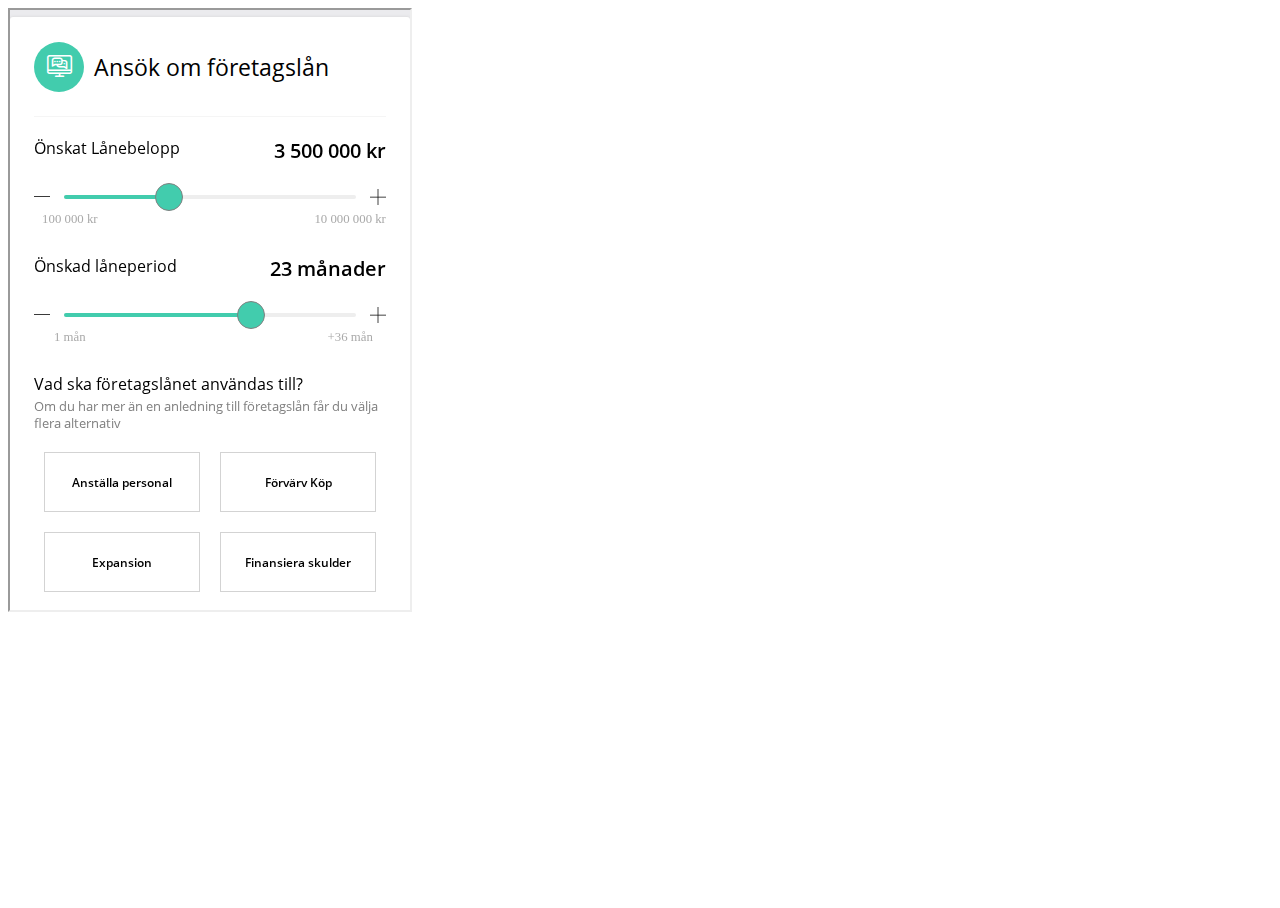
<file: forms/_index.html>
<!DOCTYPE html>
<!--[if lt IE 7]>      <html class="no-js lt-ie9 lt-ie8 lt-ie7"> <![endif]-->
<!--[if IE 7]>         <html class="no-js lt-ie9 lt-ie8"> <![endif]-->
<!--[if IE 8]>         <html class="no-js lt-ie9"> <![endif]-->
<!--[if gt IE 8]><!-->
<html class="no-js">
  <!--<![endif]-->
  <head>
    <meta charset="utf-8" />
    <meta http-equiv="X-UA-Compatible" content="IE=edge" />
    <title></title>
    <meta name="description" content="" />
    <meta name="viewport" content="width=device-width, initial-scale=1" />
    <link rel="stylesheet" href="" />
    <style rel="text/css">
      html,
      body {
        width: 100%;
        height: 100%;
      }
    </style>
  </head>
  <body>
    <!--[if lt IE 7]>
      <p class="browsehappy">
        You are using an <strong>outdated</strong> browser. Please
        <a href="#">upgrade your browser</a> to improve your experience.
      </p>
    <![endif]-->
    <iframe src="./index.html" style="width:400px;height:600px"></iframe>
    <script src="" async defer></script>
  </body>
</html>
</file>
<file: main.css>
.input-range_slider {
  -webkit-appearance: none;
  -moz-appearance: none;
  appearance: none;
  background: #3f51b5;
  border: 1px solid #3f51b5;
  box-shadow: none !important;
  border-radius: 50%;
  cursor: pointer;
  display: block;
  height: 1rem;
  margin-left: -0.5rem;
  margin-top: -0.65rem;
  outline: none;
  position: absolute;
  top: 50%;
  -webkit-transition: box-shadow 0.3s ease-out, -webkit-transform 0.3s ease-out;
  transition: box-shadow 0.3s ease-out, -webkit-transform 0.3s ease-out;
  transition: transform 0.3s ease-out, box-shadow 0.3s ease-out;
  transition: transform 0.3s ease-out, box-shadow 0.3s ease-out,
    -webkit-transform 0.3s ease-out;
  width: 1rem;
}
.input-range_slider:active {
  -webkit-transform: scale(1.3);
  transform: scale(1.3);
}
.input-range--disabled .input-range_slider {
  background: #ccc;
  border: 1px solid #ccc;
  box-shadow: none;
  -webkit-transform: none;
  transform: none;
}
.input-range_slider-container {
  -webkit-transition: left 0.3s ease-out;
  transition: left 0.3s ease-out;
}
.input-range_label {
  color: #aaa;
  font-family: Helvetica Neue, san-serif;
  font-size: 0.8rem;
  -webkit-transform: translateZ(0);
  transform: translateZ(0);
  white-space: nowrap;
}
.input-range_label--max,
.input-range_label--min {
  bottom: -1.4rem;
  position: absolute;
}
.input-range_label--min {
  left: 0;
}
.input-range_label--max {
  right: 0;
}
.input-range_label--value {
  position: absolute;
  top: -1.8rem;
}
.input-range_label-container {
  left: -50%;
  position: relative;
}
.input-range_label--max .input-range_label-container {
  left: 50%;
}
.input-range_track {
  background: #eee;
  border-radius: 0.3rem;
  cursor: pointer;
  display: block;
  height: 0.3rem;
  position: relative;
  -webkit-transition: left 0.3s ease-out, width 0.3s ease-out;
  transition: left 0.3s ease-out, width 0.3s ease-out;
}
.input-range--disabled .input-range_track {
  background: #eee;
}
.input-range_track--background {
  left: 0;
  margin-top: -0.15rem;
  position: absolute;
  right: 0;
  top: 50%;
}
.input-range_track--active {
  background: #3f51b5;
}
.input-range {
  height: 1rem;
  position: relative;
  width: 100%;
}
</file>
<file: main2.css>
@font-face {
  font-family: icomoon;
  src: url(./assets/icomoon.eot);
  src: url(./assets/icomoon.eot#iefix) format("embedded-opentype"),
    url(./assets/icomoon.ttf) format("truetype"),
    url(./assets/icomoon.woff) format("woff"),
    url(./assets/icomoon.svg#icomoon) format("svg");
  font-weight: 400;
  font-style: normal;
}
@font-face {
  font-family: OpenSance;
  src: url(./assets/OpenSans-Regular.ttf);
  font-weight: 700;
}

@font-face {
  font-family: OpenSanceBold;
  src: url(./assets/OpenSans-Semibold.ttf);
  font-weight: 700;
}
[class*=" icon-"],
[class^="icon-"] {
  font-family: icomoon !important;
  font-style: normal;
  font-weight: 400;
  -webkit-font-feature-settings: normal;
  font-feature-settings: normal;
  font-variant: normal;
  text-transform: none;
  line-height: 1;
  -webkit-font-smoothing: antialiased;
  -moz-osx-font-smoothing: grayscale;
}
.icon-request:before {
  content: "\e904";
}
.icon-minus:before {
  content: "\e931";
}
.icon-add:before {
  content: "\e92e";
}
.fadeIn {
  -webkit-animation-name: fadeIn;
  animation-name: fadeIn;
}

.animated {
  -webkit-animation-duration: 1s;
  animation-duration: 1s;
  -webkit-animation-fill-mode: both;
  animation-fill-mode: both;
}

@media (prefers-reduced-motion: reduce), (print) {
  .animated {
    -webkit-animation-duration: 1ms !important;
    animation-duration: 1ms !important;
    -webkit-transition-duration: 1ms !important;
    transition-duration: 1ms !important;
    -webkit-animation-iteration-count: 1 !important;
    animation-iteration-count: 1 !important;
  }
}

:root {
  --sideBar-width: 300px;
}

.element {
  width: 100%;
  padding: 0 5px;
  border-radius: 3px;
  height: 38px !important;
  font-family: Samim, OpenSance;
  border: 1px solid #d3d3d3;
  border-color: var(--input-border-color);
}

.element:focus {
  outline-color: #1791a4;
  outline-color: var(--input-outline-color);
  box-shadow: #1791a4;
  box-shadow: var(--input-outline-color);
}

.element[readOnly] {
  background: #f5f5f5;
}

.element.--large {
  height: 45px !important;
  font-size: 16px;
}

[disabled] {
  cursor: no-drop;
  opacity: 0.5 !important;
}

.btn {
  font-family: OpenSance;
  border-radius: 3px;
  border: none;
  -webkit-transition-duration: 0.5s;
  transition-duration: 0.5s;
  cursor: pointer;
  display: flex;
  align-items: center;
  justify-content: center;
  padding: 0 15px !important;
  min-height: 40px;
}

.btn.--large {
  min-height: 45px;
  padding: 0 20px !important;
  font-size: 17px;
}

.btn.--success {
  background: #42ccad;
  background: var(--my-btn-success-bg);
  color: #fff;
  color: var(--my-btn-success-color);
  border: none;
}

.btn.--success,
.btn.--success:focus {
  -webkit-transition-duration: 0.5s;
  transition-duration: 0.5s;
}

.btn.--success:focus {
  outline: 0;
  box-shadow: 0 0 5px #42ccad;
  box-shadow: var(--my-btn-success-shadow);
}

.btn.--success:hover {
  background: #42ccad;
  background: var(--my-btn-success-hover-bg);
}

* {
  box-sizing: border-box;
}

body {
  padding: 0;
  margin: 0;
  font-family: OpenSance;
  overflow-x: hidden;
  background: #f5f5f5;
  background: var(--body-background);
}

*,
body,
html {
  scroll-behavior: smooth;
}

::-webkit-scrollbar,
div::-webkit-scrollbar,
html::-webkit-scrollbar {
  width: 7px;
  height: 7px;
  -webkit-transition: 1s ease-in-out;
  transition: 1s ease-in-out;
  -webkit-transition-duration: 0.3s;
}

::-webkit-scrollbar-thumb,
div::-webkit-scrollbar-thumb,
html::-webkit-scrollbar-thumb {
  background-color: #d3d3d3;
  -webkit-border-radius: 10px;
  -webkit-transition: 1s ease-in-out;
  transition: 1s ease-in-out;
  -webkit-transition-duration: 0.3s;
}

::-webkit-scrollbar-thumb:hover,
div::-webkit-scrollbar-thumb:hover,
html::-webkit-scrollbar-thumb:hover {
  background-color: #918686;
  -webkit-transition: 1s ease-in-out;
  transition: 1s ease-in-out;
  -webkit-transition-duration: 0.3s;
}

div::-o-scrollbar,
html::-o-scrollbar {
  width: 9px;
  -webkit-transition: 1s ease-in-out;
  transition: 1s ease-in-out;
  transition-duration: 0.3s;
}

div::-o-scrollbar-thumb,
html::-o-scrollbar-thumb {
  background-color: #d3d3d3;
  -webkit-border-radius: 10px;
}

div::-o-scrollbar-thumb,
div::-o-scrollbar-thumb:hover,
html::-o-scrollbar-thumb,
html::-o-scrollbar-thumb:hover {
  -webkit-transition: 1s ease-in-out;
  transition: 1s ease-in-out;
  transition-duration: 0.3s;
}

div::-moz-scrollbar,
html::-moz-scrollbar {
  width: 9px;
  -webkit-transition: 1s ease-in-out;
  transition: 1s ease-in-out;
  transition-duration: 0.3s;
}

div::-moz-scrollbar-thumb,
html::-moz-scrollbar-thumb {
  background-color: #d3d3d3;
  -webkit-border-radius: 10px;
  -webkit-transition: 1s ease-in-out;
  transition: 1s ease-in-out;
  transition-duration: 0.3s;
}

div::-moz-scrollbar-thumb:hover,
html::-moz-scrollbar-thumb:hover {
  background-color: #918686;
  -webkit-transition: 1s ease-in-out;
  transition: 1s ease-in-out;
  transition-duration: 0.3s;
}
.input-range * {
  direction: ltr;
  text-align: left;
}

.input-range_slider-container,
.input-range_track {
  -webkit-transition: none;
  transition: none;
}

@-webkit-keyframes fadeIn {
  0% {
    opacity: 0.2;
  }
  10% {
    opacity: 1;
  }
}

@keyframes fadeIn {
  0% {
    opacity: 0.2;
  }
  10% {
    opacity: 1;
  }
}
.pon_content {
  flex: 1 1;
  overflow: auto;
  margin-top: 75px;
  margin-top: var(--header);
}

.pon_form {
  padding-bottom: 0;
  margin: auto;
  display: flex;
  flex-direction: column;
}

.pon_form p {
  margin-bottom: 50px;
}

.pon_form_header {
  height: 100px;
  display: flex;
  align-items: center;
  margin-bottom: 20px;
  flex-direction: row;
  flex-direction: var(--flex-direction);
  border-bottom: 1px solid #f5f5f5;
  border-bottom: var(--bl-applyform-header-borderBottom);
}

.pon_form_header span {
  font-size: 23px;
  font-size: var(--bl-applyform-header-fontSize);
  padding: 0 10px;
}

.pon_form_circleIcon {
  width: 50px;
  height: 50px;
  border-radius: 100%;
  display: flex;
  align-items: center;
  justify-content: center;
  background: #42ccad;
  background: var(--bl-applyform-header-circle-bg);
  font-size: 25px;
  font-size: var(--bl-applyform-header-circle-fontSize);
  color: #fff;
  color: var(--bl-applyform-header-circle-color);
  flex-direction: row;
  flex-direction: var(--flex-direction);
}

.pon_applyform {
  padding: 0 6% 6%;
}

.pon_applyform {
  display: flex;
  flex-direction: column;
  border-radius: 3px;
  background: #fff;
  background: var(--bl-applyform-bg);
  box-shadow: 0 0 3px #d3d3d3;
  box-shadow: var(--bl-applyform-box-shadow);
}

.pon_input {
  display: flex;
  flex-direction: column;
  margin-bottom: 20px;
}

.pon_input_header {
  display: flex;
  justify-content: space-between;
}

.pon_input_header .loanAmountValue {
  font-weight: 700;
  font-size: 20px;
  font-family: OpenSanceBold;
}

.pon_input.--sliderInput {
  margin-bottom: 50px;
  direction: ltr;
}

.pon_input.--sliderInput .pon_rangeSliderDOM {
  display: flex;
  align-items: center;
  border-radius: 3px;
}

.pon_input.--sliderInput .pon_rangeSliderDOM .input-range_track--active {
  background: #42ccad;
  background: var(--input-range-active-bg);
}

.pon_input.--sliderInput .pon_rangeSliderDOM .input-range_slider {
  background: #42ccad;
  background: var(--input-range-bg);
  border: 1px solid grey;
  width: 27px !important;
  height: 27px !important;
  margin-top: -0.9rem;
}

.pon_input.--sliderInput .pon_rangeSliderDOM .input-range_label--value {
  top: -2.2rem;
}

.pon_input.--sliderInput .pon_rangeSliderDOM .input-range_label--min {
  left: 2%;
}

.pon_input.--sliderInput .pon_rangeSliderDOM .input-range_label--max {
  right: 2%;
}

.pon_input.--sliderInput .pon_rangeSliderDOM .rangeSliderDOM_left {
  width: 30px;
  display: flex;
  align-items: center;
  cursor: pointer;
}

.pon_input.--sliderInput .pon_rangeSliderDOM .rangeSliderDOM_center {
  flex: 1 1;
}

.pon_input.--sliderInput .pon_rangeSliderDOM .rangeSliderDOM_right {
  width: 30px;
  display: flex;
  align-items: center;
  font-weight: bolder;
  cursor: pointer;
  flex-direction: row-reverse;
}

.pon_input_label {
  margin-bottom: 10px;
}

.pon_input_sliderLabel {
  margin-bottom: 25px;
}

.pon_input_element .element-group {
  display: flex;
  border: 1px solid #d3d3d3;
  height: 38px;
  border-radius: 5px;
  flex-direction: row;
  flex-direction: var(--flex-direction);
}

.pon_input_element .element-group_left {
  display: flex;
  align-items: center;
  justify-content: center;
  width: 35px;
}

.pon_input_element .element-group_left span {
  color: grey;
}

.pon_input_element .element-group_center {
  flex: 1 1;
}

.pon_input_element .element-group_center .my-input {
  border: none;
  height: 100%;
  width: 100%;
  padding: 0 5px;
  border-radius: 5px;
  -webkit-border-radius: 5px;
  outline-color: #42ccad;
}

.pon_input_element .element-group_right {
  display: flex;
  align-items: center;
  justify-content: center;
  width: 35px;
}

.bl .options {
  display: flex;
  flex-wrap: wrap;
}

.bl .options .usageBtn {
  border: 1px solid #d3d3d3;
  color: #000;
  padding: 6px;
  display: flex;
  align-items: center;
  justify-content: center;
  font-size: 12px;
  margin: 10px;
  cursor: pointer;
  font-weight: 400;
  height: 60px;
  -webkit-transition-duration: 0.2s;
  transition-duration: 0.2s;
  position: relative;
  font-family: OpenSanceBold;
}

.bl .options .usageBtn_title {
  text-overflow: ellipsis;
  overflow: hidden;
  white-space: nowrap;
  width: 100%;
  font-family: OpenSanceBold;
  text-align: center;
}

.bl .options .usageBtn:hover {
  border-width: 2px;
  -webkit-transition-duration: 0.2s;
  transition-duration: 0.2s;
}

.bl .options .usageBtn.--active {
  border: 2px solid #42ccad;
}
.bl .options .usageBtn.--active:before {
  font-family: icomoon !important;
  content: "\ea10";
  color: white;
  font-size: 15px;
  display: block;
  width: 27px;
  height: 27px;
  position: absolute;
  left: -10px;
  top: -10px;
  text-align: center;
  background-color: #42ccad;
  border-radius: 50%;
  -webkit-transition-duration: 0.2s;
  transition-duration: 0.2s;
  font-style: normal;
  font-weight: 400;
  -webkit-font-feature-settings: normal;
  font-feature-settings: normal;
  font-variant: normal;
  text-transform: none;
  line-height: 1.8;
  -webkit-font-smoothing: antialiased;
}
.bl .options .usageBtn_active {
  position: absolute;
  left: -10px;
  top: -10px;
  background: #42ccad;
  color: #fff;
  font-size: 15px;
  display: flex;
  align-items: center;
  justify-content: center;
  width: 27px;
  height: 27px;
  border-radius: 100%;
}
.bl .pon_input.otherOption_input {
  display: none;
}

.bl .bankIdBtn {
  margin: 20px 0;
}

.input-range_label--value {
  display: none;
}

.pon_input_label {
  display: flex;
  flex-direction: column;
}

.pon_input_label span {
  font-size: 12.5px;
  padding-top: 3px;
  color: grey;
}

@media (max-width: 576px) {
  .pon_form {
    width: 100%;
    margin: 7px 0;
  }
  .usageBtn {
    width: calc(50% - 20px);
  }
}

@media (min-width: 576px) {
  .pon_form {
    width: 92%;
    margin: 4%;
  }
  .usageBtn {
    width: calc(33.33% - 20px);
  }
}

@media (min-width: 768px) {
  .pon_form {
    width: 768px;
    margin: 40px auto;
  }
  .usageBtn {
    width: calc(33.33% - 20px);
  }
}

@media (min-width: 992px) {
  .pon_form {
    width: 768px;
    margin: 40px auto;
  }
  .usageBtn {
    width: calc(25% - 20px);
  }
}

@media (min-width: 1200px) {
  .pon_form {
    width: 768px;
    margin: 40px auto;
  }
  .usageBtn {
    width: calc(25% - 20px);
  }
}
</file>
<file: form/main.css>
.input-range_slider {
  -webkit-appearance: none;
  -moz-appearance: none;
  appearance: none;
  background: #3f51b5;
  border: 1px solid #3f51b5;
  box-shadow: none !important;
  border-radius: 50%;
  cursor: pointer;
  display: block;
  height: 1rem;
  margin-left: -0.5rem;
  margin-top: -0.65rem;
  outline: none;
  position: absolute;
  top: 50%;
  -webkit-transition: box-shadow 0.3s ease-out, -webkit-transform 0.3s ease-out;
  transition: box-shadow 0.3s ease-out, -webkit-transform 0.3s ease-out;
  transition: transform 0.3s ease-out, box-shadow 0.3s ease-out;
  transition: transform 0.3s ease-out, box-shadow 0.3s ease-out,
    -webkit-transform 0.3s ease-out;
  width: 1rem;
}
.input-range_slider:active {
  -webkit-transform: scale(1.3);
  transform: scale(1.3);
}
.input-range--disabled .input-range_slider {
  background: #ccc;
  border: 1px solid #ccc;
  box-shadow: none;
  -webkit-transform: none;
  transform: none;
}
.input-range_slider-container {
  -webkit-transition: left 0.3s ease-out;
  transition: left 0.3s ease-out;
}
.input-range_label {
  color: #aaa;
  font-family: Helvetica Neue, san-serif;
  font-size: 0.8rem;
  -webkit-transform: translateZ(0);
  transform: translateZ(0);
  white-space: nowrap;
}
.input-range_label--max,
.input-range_label--min {
  bottom: -1.4rem;
  position: absolute;
}
.input-range_label--min {
  left: 0;
}
.input-range_label--max {
  right: 0;
}
.input-range_label--value {
  position: absolute;
  top: -1.8rem;
}
.input-range_label-container {
  left: -50%;
  position: relative;
}
.input-range_label--max .input-range_label-container {
  left: 50%;
}
.input-range_track {
  background: #eee;
  border-radius: 0.3rem;
  cursor: pointer;
  display: block;
  height: 0.3rem;
  position: relative;
  -webkit-transition: left 0.3s ease-out, width 0.3s ease-out;
  transition: left 0.3s ease-out, width 0.3s ease-out;
}
.input-range--disabled .input-range_track {
  background: #eee;
}
.input-range_track--background {
  left: 0;
  margin-top: -0.15rem;
  position: absolute;
  right: 0;
  top: 50%;
}
.input-range_track--active {
  background: #3f51b5;
}
.input-range {
  height: 1rem;
  position: relative;
  width: 100%;
}
</file>
<file: form/main2.css>
@font-face {
  font-family: icomoon;
  src: url(./assets/icomoon.eot);
  src: url(./assets/icomoon.eot#iefix) format("embedded-opentype"),
    url(./assets/icomoon.ttf) format("truetype"),
    url(./assets/icomoon.woff) format("woff"),
    url(./assets/icomoon.svg#icomoon) format("svg");
  font-weight: 400;
  font-style: normal;
}
@font-face {
  font-family: OpenSance;
  src: url(./assets/OpenSans-Regular.ttf);
  font-weight: 700;
}

@font-face {
  font-family: OpenSanceBold;
  src: url(./assets/OpenSans-Semibold.ttf);
  font-weight: 700;
}
[class*=" icon-"],
[class^="icon-"] {
  font-family: icomoon !important;
  font-style: normal;
  font-weight: 400;
  -webkit-font-feature-settings: normal;
  font-feature-settings: normal;
  font-variant: normal;
  text-transform: none;
  line-height: 1;
  -webkit-font-smoothing: antialiased;
  -moz-osx-font-smoothing: grayscale;
}
.icon-request:before {
  content: "\e904";
}
.icon-minus:before {
  content: "\e931";
}
.icon-add:before {
  content: "\e92e";
}
.fadeIn {
  -webkit-animation-name: fadeIn;
  animation-name: fadeIn;
}

.animated {
  -webkit-animation-duration: 1s;
  animation-duration: 1s;
  -webkit-animation-fill-mode: both;
  animation-fill-mode: both;
}

@media (prefers-reduced-motion: reduce), (print) {
  .animated {
    -webkit-animation-duration: 1ms !important;
    animation-duration: 1ms !important;
    -webkit-transition-duration: 1ms !important;
    transition-duration: 1ms !important;
    -webkit-animation-iteration-count: 1 !important;
    animation-iteration-count: 1 !important;
  }
}

:root {
  --sideBar-width: 300px;
}

.element {
  width: 100%;
  padding: 0 5px;
  border-radius: 3px;
  height: 38px !important;
  font-family: Samim, OpenSance;
  border: 1px solid #d3d3d3;
  border-color: var(--input-border-color);
}

.element:focus {
  outline-color: #1791a4;
  outline-color: var(--input-outline-color);
  box-shadow: #1791a4;
  box-shadow: var(--input-outline-color);
}

.element[readOnly] {
  background: #f5f5f5;
}

.element.--large {
  height: 45px !important;
  font-size: 16px;
}

[disabled] {
  cursor: no-drop;
  opacity: 0.5 !important;
}

.btn {
  font-family: OpenSance;
  border-radius: 3px;
  border: none;
  -webkit-transition-duration: 0.5s;
  transition-duration: 0.5s;
  cursor: pointer;
  display: flex;
  align-items: center;
  justify-content: center;
  padding: 0 15px !important;
  min-height: 40px;
}

.btn.--large {
  min-height: 45px;
  padding: 0 20px !important;
  font-size: 17px;
}

.btn.--success {
  background: #42ccad;
  background: var(--my-btn-success-bg);
  color: #fff;
  color: var(--my-btn-success-color);
  border: none;
}

.btn.--success,
.btn.--success:focus {
  -webkit-transition-duration: 0.5s;
  transition-duration: 0.5s;
}

.btn.--success:focus {
  outline: 0;
  box-shadow: 0 0 5px #42ccad;
  box-shadow: var(--my-btn-success-shadow);
}

.btn.--success:hover {
  background: #42ccad;
  background: var(--my-btn-success-hover-bg);
}

* {
  box-sizing: border-box;
}

body {
  padding: 0;
  margin: 0;
  font-family: OpenSance;
  overflow-x: hidden;
  background: #f5f5f5;
  background: var(--body-background);
}

*,
body,
html {
  scroll-behavior: smooth;
}

::-webkit-scrollbar,
div::-webkit-scrollbar,
html::-webkit-scrollbar {
  width: 7px;
  height: 7px;
  -webkit-transition: 1s ease-in-out;
  transition: 1s ease-in-out;
  -webkit-transition-duration: 0.3s;
}

::-webkit-scrollbar-thumb,
div::-webkit-scrollbar-thumb,
html::-webkit-scrollbar-thumb {
  background-color: #d3d3d3;
  -webkit-border-radius: 10px;
  -webkit-transition: 1s ease-in-out;
  transition: 1s ease-in-out;
  -webkit-transition-duration: 0.3s;
}

::-webkit-scrollbar-thumb:hover,
div::-webkit-scrollbar-thumb:hover,
html::-webkit-scrollbar-thumb:hover {
  background-color: #918686;
  -webkit-transition: 1s ease-in-out;
  transition: 1s ease-in-out;
  -webkit-transition-duration: 0.3s;
}

div::-o-scrollbar,
html::-o-scrollbar {
  width: 9px;
  -webkit-transition: 1s ease-in-out;
  transition: 1s ease-in-out;
  transition-duration: 0.3s;
}

div::-o-scrollbar-thumb,
html::-o-scrollbar-thumb {
  background-color: #d3d3d3;
  -webkit-border-radius: 10px;
}

div::-o-scrollbar-thumb,
div::-o-scrollbar-thumb:hover,
html::-o-scrollbar-thumb,
html::-o-scrollbar-thumb:hover {
  -webkit-transition: 1s ease-in-out;
  transition: 1s ease-in-out;
  transition-duration: 0.3s;
}

div::-moz-scrollbar,
html::-moz-scrollbar {
  width: 9px;
  -webkit-transition: 1s ease-in-out;
  transition: 1s ease-in-out;
  transition-duration: 0.3s;
}

div::-moz-scrollbar-thumb,
html::-moz-scrollbar-thumb {
  background-color: #d3d3d3;
  -webkit-border-radius: 10px;
  -webkit-transition: 1s ease-in-out;
  transition: 1s ease-in-out;
  transition-duration: 0.3s;
}

div::-moz-scrollbar-thumb:hover,
html::-moz-scrollbar-thumb:hover {
  background-color: #918686;
  -webkit-transition: 1s ease-in-out;
  transition: 1s ease-in-out;
  transition-duration: 0.3s;
}
.input-range * {
  direction: ltr;
  text-align: left;
}

.input-range_slider-container,
.input-range_track {
  -webkit-transition: none;
  transition: none;
}

@-webkit-keyframes fadeIn {
  0% {
    opacity: 0.2;
  }
  10% {
    opacity: 1;
  }
}

@keyframes fadeIn {
  0% {
    opacity: 0.2;
  }
  10% {
    opacity: 1;
  }
}
.pon_content {
  flex: 1 1;
  overflow: auto;
  margin-top: 75px;
  margin-top: var(--header);
}

.pon_form {
  padding-bottom: 0;
  margin: auto;
  display: flex;
  flex-direction: column;
}

.pon_form p {
  margin-bottom: 50px;
}

.pon_form_header {
  height: 100px;
  display: flex;
  align-items: center;
  margin-bottom: 20px;
  flex-direction: row;
  flex-direction: var(--flex-direction);
  border-bottom: 1px solid #f5f5f5;
  border-bottom: var(--bl-applyform-header-borderBottom);
}

.pon_form_header span {
  font-size: 23px;
  font-size: var(--bl-applyform-header-fontSize);
  padding: 0 10px;
}

.pon_form_circleIcon {
  width: 50px;
  height: 50px;
  border-radius: 100%;
  display: flex;
  align-items: center;
  justify-content: center;
  background: #42ccad;
  background: var(--bl-applyform-header-circle-bg);
  font-size: 25px;
  font-size: var(--bl-applyform-header-circle-fontSize);
  color: #fff;
  color: var(--bl-applyform-header-circle-color);
  flex-direction: row;
  flex-direction: var(--flex-direction);
}

.pon_applyform {
  padding: 0 6% 6%;
}

.pon_applyform {
  display: flex;
  flex-direction: column;
  border-radius: 3px;
  background: #fff;
  background: var(--bl-applyform-bg);
  box-shadow: 0 0 3px #d3d3d3;
  box-shadow: var(--bl-applyform-box-shadow);
}

.pon_input {
  display: flex;
  flex-direction: column;
  margin-bottom: 20px;
}

.pon_input_header {
  display: flex;
  justify-content: space-between;
}

.pon_input_header .loanAmountValue {
  font-weight: 700;
  font-size: 20px;
  font-family: OpenSanceBold;
}

.pon_input.--sliderInput {
  margin-bottom: 50px;
  direction: ltr;
}

.pon_input.--sliderInput .pon_rangeSliderDOM {
  display: flex;
  align-items: center;
  border-radius: 3px;
}

.pon_input.--sliderInput .pon_rangeSliderDOM .input-range_track--active {
  background: #42ccad;
  background: var(--input-range-active-bg);
}

.pon_input.--sliderInput .pon_rangeSliderDOM .input-range_slider {
  background: #42ccad;
  background: var(--input-range-bg);
  border: 1px solid grey;
  width: 27px !important;
  height: 27px !important;
  margin-top: -0.9rem;
}

.pon_input.--sliderInput .pon_rangeSliderDOM .input-range_label--value {
  top: -2.2rem;
}

.pon_input.--sliderInput .pon_rangeSliderDOM .input-range_label--min {
  left: 2%;
}

.pon_input.--sliderInput .pon_rangeSliderDOM .input-range_label--max {
  right: 2%;
}

.pon_input.--sliderInput .pon_rangeSliderDOM .rangeSliderDOM_left {
  width: 30px;
  display: flex;
  align-items: center;
  cursor: pointer;
}

.pon_input.--sliderInput .pon_rangeSliderDOM .rangeSliderDOM_center {
  flex: 1 1;
}

.pon_input.--sliderInput .pon_rangeSliderDOM .rangeSliderDOM_right {
  width: 30px;
  display: flex;
  align-items: center;
  font-weight: bolder;
  cursor: pointer;
  flex-direction: row-reverse;
}

.pon_input_label {
  margin-bottom: 10px;
}

.pon_input_sliderLabel {
  margin-bottom: 25px;
}

.pon_input_element .element-group {
  display: flex;
  border: 1px solid #d3d3d3;
  height: 38px;
  border-radius: 5px;
  flex-direction: row;
  flex-direction: var(--flex-direction);
}

.pon_input_element .element-group_left {
  display: flex;
  align-items: center;
  justify-content: center;
  width: 35px;
}

.pon_input_element .element-group_left span {
  color: grey;
}

.pon_input_element .element-group_center {
  flex: 1 1;
}

.pon_input_element .element-group_center .my-input {
  border: none;
  height: 100%;
  width: 100%;
  padding: 0 5px;
  border-radius: 5px;
  -webkit-border-radius: 5px;
  outline-color: #42ccad;
}

.pon_input_element .element-group_right {
  display: flex;
  align-items: center;
  justify-content: center;
  width: 35px;
}

.bl .options {
  display: flex;
  flex-wrap: wrap;
}

.bl .options .usageBtn {
  border: 1px solid #d3d3d3;
  color: #000;
  padding: 6px;
  display: flex;
  align-items: center;
  justify-content: center;
  font-size: 12px;
  margin: 10px;
  cursor: pointer;
  font-weight: 400;
  height: 60px;
  -webkit-transition-duration: 0.2s;
  transition-duration: 0.2s;
  position: relative;
  font-family: OpenSanceBold;
}

.bl .options .usageBtn_title {
  text-overflow: ellipsis;
  overflow: hidden;
  white-space: nowrap;
  width: 100%;
  font-family: OpenSanceBold;
  text-align: center;
}

.bl .options .usageBtn:hover {
  border-width: 2px;
  -webkit-transition-duration: 0.2s;
  transition-duration: 0.2s;
}

.bl .options .usageBtn.--active {
  border: 2px solid #42ccad;
}
.bl .options .usageBtn.--active:before {
  font-family: icomoon !important;
  content: "\ea10";
  color: white;
  font-size: 15px;
  display: block;
  width: 27px;
  height: 27px;
  position: absolute;
  left: -10px;
  top: -10px;
  text-align: center;
  background-color: #42ccad;
  border-radius: 50%;
  -webkit-transition-duration: 0.2s;
  transition-duration: 0.2s;
  font-style: normal;
  font-weight: 400;
  -webkit-font-feature-settings: normal;
  font-feature-settings: normal;
  font-variant: normal;
  text-transform: none;
  line-height: 1.8;
  -webkit-font-smoothing: antialiased;
}
.bl .options .usageBtn_active {
  position: absolute;
  left: -10px;
  top: -10px;
  background: #42ccad;
  color: #fff;
  font-size: 15px;
  display: flex;
  align-items: center;
  justify-content: center;
  width: 27px;
  height: 27px;
  border-radius: 100%;
}
.bl .pon_input.otherOption_input {
  display: none;
}

.bl .bankIdBtn {
  margin: 20px 0;
}

.input-range_label--value {
  display: none;
}

.pon_input_label {
  display: flex;
  flex-direction: column;
}

.pon_input_label span {
  font-size: 12.5px;
  padding-top: 3px;
  color: grey;
}

@media (max-width: 576px) {
  .pon_form {
    width: 100%;
    margin: 7px 0;
  }
  .usageBtn {
    width: calc(50% - 20px);
  }
}

@media (min-width: 576px) {
  .pon_form {
    width: 92%;
    margin: 4%;
  }
  .usageBtn {
    width: calc(33.33% - 20px);
  }
}

@media (min-width: 768px) {
  .pon_form {
    width: 768px;
    margin: 40px auto;
  }
  .usageBtn {
    width: calc(33.33% - 20px);
  }
}

@media (min-width: 992px) {
  .pon_form {
    width: 768px;
    margin: 40px auto;
  }
  .usageBtn {
    width: calc(25% - 20px);
  }
}

@media (min-width: 1200px) {
  .pon_form {
    width: 768px;
    margin: 40px auto;
  }
  .usageBtn {
    width: calc(25% - 20px);
  }
}
</file>
<file: forms/main.css>
.input-range_slider {
  -webkit-appearance: none;
  -moz-appearance: none;
  appearance: none;
  background: #3f51b5;
  border: 1px solid #3f51b5;
  box-shadow: none !important;
  border-radius: 50%;
  cursor: pointer;
  display: block;
  height: 1rem;
  margin-left: -0.5rem;
  margin-top: -0.65rem;
  outline: none;
  position: absolute;
  top: 50%;
  -webkit-transition: box-shadow 0.3s ease-out, -webkit-transform 0.3s ease-out;
  transition: box-shadow 0.3s ease-out, -webkit-transform 0.3s ease-out;
  transition: transform 0.3s ease-out, box-shadow 0.3s ease-out;
  transition: transform 0.3s ease-out, box-shadow 0.3s ease-out,
    -webkit-transform 0.3s ease-out;
  width: 1rem;
}
.input-range_slider:active {
  -webkit-transform: scale(1.3);
  transform: scale(1.3);
}
.input-range--disabled .input-range_slider {
  background: #ccc;
  border: 1px solid #ccc;
  box-shadow: none;
  -webkit-transform: none;
  transform: none;
}
.input-range_slider-container {
  -webkit-transition: left 0.3s ease-out;
  transition: left 0.3s ease-out;
}
.input-range_label {
  color: #aaa;
  font-family: Helvetica Neue, san-serif;
  font-size: 0.8rem;
  -webkit-transform: translateZ(0);
  transform: translateZ(0);
  white-space: nowrap;
}
.input-range_label--max,
.input-range_label--min {
  bottom: -1.4rem;
  position: absolute;
}
.input-range_label--min {
  left: 0;
}
.input-range_label--max {
  right: 0;
}
.input-range_label--value {
  position: absolute;
  top: -1.8rem;
}
.input-range_label-container {
  left: -50%;
  position: relative;
}
.input-range_label--max .input-range_label-container {
  left: 50%;
}
.input-range_track {
  background: #eee;
  border-radius: 0.3rem;
  cursor: pointer;
  display: block;
  height: 0.3rem;
  position: relative;
  -webkit-transition: left 0.3s ease-out, width 0.3s ease-out;
  transition: left 0.3s ease-out, width 0.3s ease-out;
}
.input-range--disabled .input-range_track {
  background: #eee;
}
.input-range_track--background {
  left: 0;
  margin-top: -0.15rem;
  position: absolute;
  right: 0;
  top: 50%;
}
.input-range_track--active {
  background: #3f51b5;
}
.input-range {
  height: 1rem;
  position: relative;
  width: 100%;
}
</file>
<file: forms/main2.css>
@font-face {
  font-family: icomoon;
  src: url(./assets/icomoon.eot);
  src: url(./assets/icomoon.eot#iefix) format("embedded-opentype"),
    url(./assets/icomoon.ttf) format("truetype"),
    url(./assets/icomoon.woff) format("woff"),
    url(./assets/icomoon.svg#icomoon) format("svg");
  font-weight: 400;
  font-style: normal;
}
@font-face {
  font-family: OpenSance;
  src: url(./assets/OpenSans-Regular.ttf);
  font-weight: 700;
}

@font-face {
  font-family: OpenSanceBold;
  src: url(./assets/OpenSans-Semibold.ttf);
  font-weight: 700;
}
[class*=" icon-"],
[class^="icon-"] {
  font-family: icomoon !important;
  font-style: normal;
  font-weight: 400;
  -webkit-font-feature-settings: normal;
  font-feature-settings: normal;
  font-variant: normal;
  text-transform: none;
  line-height: 1;
  -webkit-font-smoothing: antialiased;
  -moz-osx-font-smoothing: grayscale;
}
.icon-request:before {
  content: "\e904";
}
.icon-minus:before {
  content: "\e931";
}
.icon-add:before {
  content: "\e92e";
}
.fadeIn {
  -webkit-animation-name: fadeIn;
  animation-name: fadeIn;
}
.-unselectableText {
  -webkit-user-select: none; /* Chrome all / Safari all */
  -moz-user-select: none; /* Firefox all */
  -ms-user-select: none; /* IE 10+ */
  user-select: none; /* Likely future */
}
.animated {
  -webkit-animation-duration: 1s;
  animation-duration: 1s;
  -webkit-animation-fill-mode: both;
  animation-fill-mode: both;
}

@media (prefers-reduced-motion: reduce), (print) {
  .animated {
    -webkit-animation-duration: 1ms !important;
    animation-duration: 1ms !important;
    -webkit-transition-duration: 1ms !important;
    transition-duration: 1ms !important;
    -webkit-animation-iteration-count: 1 !important;
    animation-iteration-count: 1 !important;
  }
}

:root {
  --sideBar-width: 300px;
}

.element {
  width: 100%;
  padding: 0 5px;
  border-radius: 3px;
  height: 38px !important;
  font-family: Samim, OpenSance;
  border: 1px solid #d3d3d3;
  border-color: var(--input-border-color);
}

.element:focus {
  outline-color: #1791a4;
  outline-color: var(--input-outline-color);
  box-shadow: #1791a4;
  box-shadow: var(--input-outline-color);
}

.element[readOnly] {
  background: #f5f5f5;
}

.element.--large {
  height: 45px !important;
  font-size: 16px;
}

[disabled] {
  cursor: no-drop;
  opacity: 0.5 !important;
}
.formInput.--invalid .elementTitle {
  color: red !important;
}

.formInput.--invalid .element {
  outline: none;
  box-shadow: none;
  border: 1px solid red !important;
}

.formInput.--invalid .elementInfo {
  color: red !important;
}
.pon_input.--invalid .my-input {
  outline: none;
  border: 1px solid red !important;
}
.pon_input .validation-message {
  display: none;
}
.pon_input.--invalid .validation-message {
  display: block;
  color: red;
  font-size: 12px;
}
.btn {
  font-family: OpenSance;
  border-radius: 3px;
  border: none;
  -webkit-transition-duration: 0.5s;
  transition-duration: 0.5s;
  cursor: pointer;
  display: flex;
  align-items: center;
  justify-content: center;
  padding: 0 15px !important;
  min-height: 40px;
}

.btn.--large {
  min-height: 45px;
  padding: 0 20px !important;
  font-size: 17px;
}

.btn.--success {
  background: #42ccad;
  background: var(--my-btn-success-bg);
  color: #fff;
  color: var(--my-btn-success-color);
  border: none;
}

.btn.--success,
.btn.--success:focus {
  -webkit-transition-duration: 0.5s;
  transition-duration: 0.5s;
}

.btn.--success:focus {
  outline: 0;
  box-shadow: 0 0 5px #42ccad;
  box-shadow: var(--my-btn-success-shadow);
}

.btn.--success:hover {
  background: #42ccad;
  background: var(--my-btn-success-hover-bg);
}

* {
  box-sizing: border-box;
}

body {
  padding: 0;
  margin: 0;
  font-family: OpenSance;
  overflow-x: hidden;
  background: #f5f5f5;
  background: var(--body-background);
}

*,
body,
html {
  scroll-behavior: smooth;
}

::-webkit-scrollbar,
div::-webkit-scrollbar,
html::-webkit-scrollbar {
  width: 7px;
  height: 7px;
  -webkit-transition: 1s ease-in-out;
  transition: 1s ease-in-out;
  -webkit-transition-duration: 0.3s;
}

::-webkit-scrollbar-thumb,
div::-webkit-scrollbar-thumb,
html::-webkit-scrollbar-thumb {
  background-color: #d3d3d3;
  -webkit-border-radius: 10px;
  -webkit-transition: 1s ease-in-out;
  transition: 1s ease-in-out;
  -webkit-transition-duration: 0.3s;
}

::-webkit-scrollbar-thumb:hover,
div::-webkit-scrollbar-thumb:hover,
html::-webkit-scrollbar-thumb:hover {
  background-color: #918686;
  -webkit-transition: 1s ease-in-out;
  transition: 1s ease-in-out;
  -webkit-transition-duration: 0.3s;
}

div::-o-scrollbar,
html::-o-scrollbar {
  width: 9px;
  -webkit-transition: 1s ease-in-out;
  transition: 1s ease-in-out;
  transition-duration: 0.3s;
}

div::-o-scrollbar-thumb,
html::-o-scrollbar-thumb {
  background-color: #d3d3d3;
  -webkit-border-radius: 10px;
}

div::-o-scrollbar-thumb,
div::-o-scrollbar-thumb:hover,
html::-o-scrollbar-thumb,
html::-o-scrollbar-thumb:hover {
  -webkit-transition: 1s ease-in-out;
  transition: 1s ease-in-out;
  transition-duration: 0.3s;
}

div::-moz-scrollbar,
html::-moz-scrollbar {
  width: 9px;
  -webkit-transition: 1s ease-in-out;
  transition: 1s ease-in-out;
  transition-duration: 0.3s;
}

div::-moz-scrollbar-thumb,
html::-moz-scrollbar-thumb {
  background-color: #d3d3d3;
  -webkit-border-radius: 10px;
  -webkit-transition: 1s ease-in-out;
  transition: 1s ease-in-out;
  transition-duration: 0.3s;
}

div::-moz-scrollbar-thumb:hover,
html::-moz-scrollbar-thumb:hover {
  background-color: #918686;
  -webkit-transition: 1s ease-in-out;
  transition: 1s ease-in-out;
  transition-duration: 0.3s;
}
.input-range * {
  direction: ltr;
  text-align: left;
}

.input-range_slider-container,
.input-range_track {
  -webkit-transition: none;
  transition: none;
}

@-webkit-keyframes fadeIn {
  0% {
    opacity: 0.2;
  }
  10% {
    opacity: 1;
  }
}

@keyframes fadeIn {
  0% {
    opacity: 0.2;
  }
  10% {
    opacity: 1;
  }
}
.pon_content {
  flex: 1 1;
  overflow: auto;
  margin-top: 75px;
  margin-top: var(--header);
}

.pon_form {
  padding-bottom: 0;
  margin: auto;
  display: flex;
  flex-direction: column;
}

.pon_form p {
  margin-bottom: 50px;
}

.pon_form_header {
  height: 100px;
  display: flex;
  align-items: center;
  margin-bottom: 20px;
  flex-direction: row;
  flex-direction: var(--flex-direction);
  border-bottom: 1px solid #f5f5f5;
  border-bottom: var(--bl-applyform-header-borderBottom);
}

.pon_form_header span {
  font-size: 23px;
  font-size: var(--bl-applyform-header-fontSize);
  padding: 0 10px;
}

.pon_form_circleIcon {
  width: 50px;
  height: 50px;
  border-radius: 100%;
  display: flex;
  align-items: center;
  justify-content: center;
  background: #42ccad;
  background: var(--bl-applyform-header-circle-bg);
  font-size: 25px;
  font-size: var(--bl-applyform-header-circle-fontSize);
  color: #fff;
  color: var(--bl-applyform-header-circle-color);
  flex-direction: row;
  flex-direction: var(--flex-direction);
}

.pon_applyform {
  padding: 0 6% 6%;
}

.pon_applyform {
  display: flex;
  flex-direction: column;
  border-radius: 3px;
  background: #fff;
  background: var(--bl-applyform-bg);
  box-shadow: 0 0 3px #d3d3d3;
  box-shadow: var(--bl-applyform-box-shadow);
}

.pon_input {
  display: flex;
  flex-direction: column;
  margin-bottom: 20px;
}

.pon_input_header {
  display: flex;
  justify-content: space-between;
}

.pon_input_header .loanAmountValue {
  font-weight: 700;
  font-size: 20px;
  font-family: OpenSanceBold;
}

.pon_input.--sliderInput {
  margin-bottom: 50px;
  direction: ltr;
}

.pon_input.--sliderInput .pon_rangeSliderDOM {
  display: flex;
  align-items: center;
  border-radius: 3px;
}

.pon_input.--sliderInput .pon_rangeSliderDOM .input-range_track--active {
  background: #42ccad;
  background: var(--input-range-active-bg);
}

.pon_input.--sliderInput .pon_rangeSliderDOM .input-range_slider {
  background: #42ccad;
  background: var(--input-range-bg);
  border: 1px solid grey;
  width: 28px !important;
  height: 28px !important;
  margin-top: -1rem;
}

.pon_input.--sliderInput .pon_rangeSliderDOM .input-range_label--value {
  top: -2.2rem;
}

.pon_input.--sliderInput .pon_rangeSliderDOM .input-range_label--min {
  left: 2%;
}

.pon_input.--sliderInput .pon_rangeSliderDOM .input-range_label--max {
  right: 2%;
}

.pon_input.--sliderInput .pon_rangeSliderDOM .rangeSliderDOM_left {
  width: 30px;
  display: flex;
  align-items: center;
  cursor: pointer;
}

.pon_input.--sliderInput .pon_rangeSliderDOM .rangeSliderDOM_center {
  flex: 1 1;
}

.pon_input.--sliderInput .pon_rangeSliderDOM .rangeSliderDOM_right {
  width: 30px;
  display: flex;
  align-items: center;
  font-weight: bolder;
  cursor: pointer;
  flex-direction: row-reverse;
}

.pon_input_label {
  margin-bottom: 10px;
}

.pon_input_sliderLabel {
  margin-bottom: 25px;
}

.pon_input_element .element-group {
  display: flex;
  border: 1px solid #d3d3d3;
  height: 38px;
  border-radius: 5px;
  flex-direction: row;
  flex-direction: var(--flex-direction);
}

.pon_input_element .element-group_left {
  display: flex;
  align-items: center;
  justify-content: center;
  width: 35px;
}

.pon_input_element .element-group_left span {
  color: grey;
}

.pon_input_element .element-group_center {
  flex: 1 1;
}

.pon_input_element .element-group_center .my-input {
  border: none;
  height: 100%;
  width: 100%;
  padding: 0 5px;
  border-radius: 5px;
  -webkit-border-radius: 5px;
  outline-color: #42ccad;
}

.pon_input_element .element-group_right {
  display: flex;
  align-items: center;
  justify-content: center;
  width: 35px;
}

.bl .options {
  display: flex;
  flex-wrap: wrap;
}

.bl .options .usageBtn {
  border: 1px solid #d3d3d3;
  color: #000;
  padding: 6px;
  display: flex;
  align-items: center;
  justify-content: center;
  font-size: 12px;
  margin: 10px;
  cursor: pointer;
  font-weight: 400;
  height: 60px;
  -webkit-transition-duration: 0.2s;
  transition-duration: 0.2s;
  position: relative;
  font-family: OpenSanceBold;
}

.bl .options .usageBtn_title {
  text-overflow: ellipsis;
  overflow: hidden;
  white-space: nowrap;
  width: 100%;
  font-family: OpenSanceBold;
  text-align: center;
}

.bl .options .usageBtn:hover {
  border-width: 2px;
  -webkit-transition-duration: 0.2s;
  transition-duration: 0.2s;
}

.bl .options .usageBtn.--active {
  border: 2px solid #42ccad;
}
.bl .options .usageBtn.--active:before {
  font-family: icomoon !important;
  content: "\ea10";
  color: white;
  font-size: 15px;
  display: block;
  width: 27px;
  height: 27px;
  position: absolute;
  left: -10px;
  top: -10px;
  text-align: center;
  background-color: #42ccad;
  border-radius: 50%;
  -webkit-transition-duration: 0.2s;
  transition-duration: 0.2s;
  font-style: normal;
  font-weight: 400;
  -webkit-font-feature-settings: normal;
  font-feature-settings: normal;
  font-variant: normal;
  text-transform: none;
  line-height: 1.8;
  -webkit-font-smoothing: antialiased;
}
.bl .options .usageBtn_active {
  position: absolute;
  left: -10px;
  top: -10px;
  background: #42ccad;
  color: #fff;
  font-size: 15px;
  display: flex;
  align-items: center;
  justify-content: center;
  width: 27px;
  height: 27px;
  border-radius: 100%;
}
.bl .pon_input.otherOption_input {
  display: none;
}

.bl .bankIdBtn {
  margin: 20px 0;
}

.input-range_label--value {
  display: none;
}

.pon_input_label {
  display: flex;
  flex-direction: column;
}

.pon_input_label span {
  font-size: 12.5px;
  padding-top: 3px;
  color: grey;
}

@media (max-width: 576px) {
  .pon_form {
    width: 100%;
    margin: 7px 0;
  }
  .usageBtn {
    width: calc(50% - 20px);
  }
}

@media (min-width: 576px) {
  .pon_form {
    width: 92%;
    margin: 4%;
  }
  .usageBtn {
    width: calc(33.33% - 20px);
  }
}

@media (min-width: 768px) {
  .pon_form {
    width: 768px;
    margin: 40px auto;
  }
  .usageBtn {
    width: calc(33.33% - 20px);
  }
}

@media (min-width: 992px) {
  .pon_form {
    width: 768px;
    margin: 40px auto;
  }
  .usageBtn {
    width: calc(25% - 20px);
  }
}

@media (min-width: 1200px) {
  .pon_form {
    width: 768px;
    margin: 40px auto;
  }
  .usageBtn {
    width: calc(25% - 20px);
  }
}
</file>
<file: forms/krogfinans/main.css>
.input-range_slider {
  -webkit-appearance: none;
  -moz-appearance: none;
  appearance: none;
  background: #42ccad;
  border: 1px solid #42ccad;
  box-shadow: none !important;
  border-radius: 50%;
  cursor: pointer;
  display: block;
  height: 1rem;
  margin-left: -0.5rem;
  margin-top: -0.65rem;
  outline: none;
  position: absolute;
  top: 50%;
  -webkit-transition: box-shadow 0.3s ease-out, -webkit-transform 0.3s ease-out;
  transition: box-shadow 0.3s ease-out, -webkit-transform 0.3s ease-out;
  transition: transform 0.3s ease-out, box-shadow 0.3s ease-out;
  transition: transform 0.3s ease-out, box-shadow 0.3s ease-out,
    -webkit-transform 0.3s ease-out;
  width: 1rem;
}
.input-range_slider:active {
  -webkit-transform: scale(1.3);
  transform: scale(1.3);
}
.input-range--disabled .input-range_slider {
  background: #ccc;
  border: 1px solid #ccc;
  box-shadow: none;
  -webkit-transform: none;
  transform: none;
}
.input-range_slider-container {
  -webkit-transition: left 0.3s ease-out;
  transition: left 0.3s ease-out;
}
.input-range_label {
  color: #aaa;
  font-family: Helvetica Neue, san-serif;
  font-size: 0.8rem;
  -webkit-transform: translateZ(0);
  transform: translateZ(0);
  white-space: nowrap;
}
.input-range_label--max,
.input-range_label--min {
  bottom: -1.4rem;
  position: absolute;
}
.input-range_label--min {
  left: 0;
}
.input-range_label--max {
  right: 0;
}
.input-range_label--value {
  position: absolute;
  top: -1.8rem;
}
.input-range_label-container {
  left: -50%;
  position: relative;
}
.input-range_label--max .input-range_label-container {
  left: 50%;
}
.input-range_track {
  background: #eee;
  border-radius: 0.3rem;
  cursor: pointer;
  display: block;
  height: 0.3rem;
  position: relative;
  -webkit-transition: left 0.3s ease-out, width 0.3s ease-out;
  transition: left 0.3s ease-out, width 0.3s ease-out;
}
.input-range--disabled .input-range_track {
  background: #eee;
}
.input-range_track--background {
  left: 0;
  margin-top: -0.15rem;
  position: absolute;
  right: 0;
  top: 50%;
}
.input-range_track--active {
  background: #42ccad;
}
.input-range {
  height: 1rem;
  position: relative;
  width: 100%;
}
</file>
<file: forms/krogfinans/main2.css>
@font-face {
  font-family: icomoon;
  src: url(./assets/icomoon.eot);
  src: url(./assets/icomoon.eot#iefix) format("embedded-opentype"),
    url(./assets/icomoon.ttf) format("truetype"),
    url(./assets/icomoon.woff) format("woff"),
    url(./assets/icomoon.svg#icomoon) format("svg");
  font-weight: 400;
  font-style: normal;
}
@font-face {
  font-family: OpenSance;
  src: url(./assets/OpenSans-Regular.ttf);
  font-weight: 700;
}

@font-face {
  font-family: OpenSanceBold;
  src: url(./assets/OpenSans-Semibold.ttf);
  font-weight: 700;
}
[class*=" icon-"],
[class^="icon-"] {
  font-family: icomoon !important;
  font-style: normal;
  font-weight: 400;
  -webkit-font-feature-settings: normal;
  font-feature-settings: normal;
  font-variant: normal;
  text-transform: none;
  line-height: 1;
  -webkit-font-smoothing: antialiased;
  -moz-osx-font-smoothing: grayscale;
}
.icon-request:before {
  content: "\e904";
}
.icon-minus:before {
  content: "\e931";
}
.icon-add:before {
  content: "\e92e";
}
.icon-envelope:before {
  content: "\e930";
}
.icon-phone:before {
  content: "\e932";
}
.fadeIn {
  -webkit-animation-name: fadeIn;
  animation-name: fadeIn;
}
.-unselectableText {
  -webkit-user-select: none; /* Chrome all / Safari all */
  -moz-user-select: none; /* Firefox all */
  -ms-user-select: none; /* IE 10+ */
  user-select: none; /* Likely future */
}
.animated {
  -webkit-animation-duration: 1s;
  animation-duration: 1s;
  -webkit-animation-fill-mode: both;
  animation-fill-mode: both;
}

@media (prefers-reduced-motion: reduce), (print) {
  .animated {
    -webkit-animation-duration: 1ms !important;
    animation-duration: 1ms !important;
    -webkit-transition-duration: 1ms !important;
    transition-duration: 1ms !important;
    -webkit-animation-iteration-count: 1 !important;
    animation-iteration-count: 1 !important;
  }
}

:root {
  --sideBar-width: 300px;
}

.element {
  width: 100%;
  padding: 0 5px;
  border-radius: 3px;
  height: 38px !important;
  font-family: Samim, OpenSance;
  border: 1px solid #d3d3d3;
  border-color: var(--input-border-color);
}

.element:focus {
  outline-color: #1791a4;
  outline-color: var(--input-outline-color);
  box-shadow: #1791a4;
  box-shadow: var(--input-outline-color);
}

.element[readOnly] {
  background: #f5f5f5;
}

.element.--large {
  height: 45px !important;
  font-size: 16px;
}

[disabled] {
  cursor: no-drop;
  opacity: 0.5 !important;
}
.formInput.--invalid .elementTitle {
  color: red !important;
}

.formInput.--invalid .element {
  outline: none;
  box-shadow: none;
  border: 1px solid red !important;
}

.formInput.--invalid .elementInfo {
  color: red !important;
}
.pon_input.--invalid .my-input {
  outline: none;
  border: 1px solid red !important;
}
.pon_input .validation-message {
  display: none;
}
.pon_input.--invalid .validation-message {
  display: block;
  color: red;
  font-size: 12px;
}
.btn {
  font-family: OpenSance;
  border-radius: 3px;
  border: none;
  -webkit-transition-duration: 0.5s;
  transition-duration: 0.5s;
  cursor: pointer;
  display: flex;
  align-items: center;
  justify-content: center;
  padding: 0 15px !important;
  min-height: 40px;
}

.btn.--large {
  min-height: 45px;
  padding: 0 20px !important;
  font-size: 17px;
}

.btn.--success {
  background: #42ccad;
  background: var(--my-btn-success-bg);
  color: #fff;
  color: var(--my-btn-success-color);
  border: none;
}

.btn.--success,
.btn.--success:focus {
  -webkit-transition-duration: 0.5s;
  transition-duration: 0.5s;
}

.btn.--success:focus {
  outline: 0;
  box-shadow: 0 0 5px #42ccad;
  box-shadow: var(--my-btn-success-shadow);
}

.btn.--success:hover {
  background: #3fb599;
  /* background: var(--my-btn-success-hover-bg); */
}

* {
  box-sizing: border-box;
}

body {
  padding: 0;
  margin: 0;
  font-family: OpenSance;
  overflow-x: hidden;
  background: #f5f5f5;
  background: var(--body-background);
}

*,
body,
html {
  scroll-behavior: smooth;
}

::-webkit-scrollbar,
div::-webkit-scrollbar,
html::-webkit-scrollbar {
  width: 7px;
  height: 7px;
  -webkit-transition: 1s ease-in-out;
  transition: 1s ease-in-out;
  -webkit-transition-duration: 0.3s;
}

::-webkit-scrollbar-thumb,
div::-webkit-scrollbar-thumb,
html::-webkit-scrollbar-thumb {
  background-color: #d3d3d3;
  -webkit-border-radius: 10px;
  -webkit-transition: 1s ease-in-out;
  transition: 1s ease-in-out;
  -webkit-transition-duration: 0.3s;
}

::-webkit-scrollbar-thumb:hover,
div::-webkit-scrollbar-thumb:hover,
html::-webkit-scrollbar-thumb:hover {
  background-color: #918686;
  -webkit-transition: 1s ease-in-out;
  transition: 1s ease-in-out;
  -webkit-transition-duration: 0.3s;
}

div::-o-scrollbar,
html::-o-scrollbar {
  width: 9px;
  -webkit-transition: 1s ease-in-out;
  transition: 1s ease-in-out;
  transition-duration: 0.3s;
}

div::-o-scrollbar-thumb,
html::-o-scrollbar-thumb {
  background-color: #d3d3d3;
  -webkit-border-radius: 10px;
}

div::-o-scrollbar-thumb,
div::-o-scrollbar-thumb:hover,
html::-o-scrollbar-thumb,
html::-o-scrollbar-thumb:hover {
  -webkit-transition: 1s ease-in-out;
  transition: 1s ease-in-out;
  transition-duration: 0.3s;
}

div::-moz-scrollbar,
html::-moz-scrollbar {
  width: 9px;
  -webkit-transition: 1s ease-in-out;
  transition: 1s ease-in-out;
  transition-duration: 0.3s;
}

div::-moz-scrollbar-thumb,
html::-moz-scrollbar-thumb {
  background-color: #d3d3d3;
  -webkit-border-radius: 10px;
  -webkit-transition: 1s ease-in-out;
  transition: 1s ease-in-out;
  transition-duration: 0.3s;
}

div::-moz-scrollbar-thumb:hover,
html::-moz-scrollbar-thumb:hover {
  background-color: #918686;
  -webkit-transition: 1s ease-in-out;
  transition: 1s ease-in-out;
  transition-duration: 0.3s;
}
.input-range * {
  direction: ltr;
  text-align: left;
}

.input-range_slider-container,
.input-range_track {
  -webkit-transition: none;
  transition: none;
}

@-webkit-keyframes fadeIn {
  0% {
    opacity: 0.2;
  }
  10% {
    opacity: 1;
  }
}

@keyframes fadeIn {
  0% {
    opacity: 0.2;
  }
  10% {
    opacity: 1;
  }
}
.pon_content {
  flex: 1 1;
  overflow: auto;
  margin-top: 75px;
  margin-top: var(--header);
}

.pon_form {
  padding-bottom: 0;
  margin: auto;
  display: flex;
  flex-direction: column;
  height: 100%;
}

.pon_form p {
  margin-bottom: 50px;
}

.pon_form_header {
  height: 100px;
  display: flex;
  align-items: center;
  margin-bottom: 20px;
  flex-direction: row;
  flex-direction: var(--flex-direction);
  border-bottom: 1px solid #f5f5f5;
  border-bottom: var(--bl-applyform-header-borderBottom);
}

.pon_form_header span {
  font-size: 23px;
  font-size: var(--bl-applyform-header-fontSize);
  padding: 0 10px;
}

.pon_form_circleIcon {
  width: 50px;
  height: 50px;
  border-radius: 100%;
  display: flex;
  align-items: center;
  justify-content: center;
  background: #42ccad;
  background: var(--bl-applyform-header-circle-bg);
  font-size: 25px;
  font-size: var(--bl-applyform-header-circle-fontSize);
  color: #fff;
  color: var(--bl-applyform-header-circle-color);
  flex-direction: row;
  flex-direction: var(--flex-direction);
}

.pon_applyform {
  padding: 0 6% 6%;
}

.pon_applyform {
  display: flex;
  flex-direction: column;
  border-radius: 0;
  background: #fff;
  background: var(--bl-applyform-bg);
  box-shadow: none;
}

.pon_input {
  display: flex;
  flex-direction: column;
  margin-bottom: 20px;
}

.pon_input_header {
  display: flex;
  justify-content: space-between;
}

.pon_input_header .loanAmountValue {
  font-weight: 700;
  font-size: 20px;
  font-family: OpenSanceBold;
}

.pon_input.--sliderInput {
  margin-bottom: 50px;
  direction: ltr;
}

.pon_input.--sliderInput .pon_rangeSliderDOM {
  display: flex;
  align-items: center;
  border-radius: 3px;
}

.pon_input.--sliderInput .pon_rangeSliderDOM .input-range_track--active {
  background: #42ccad;
  background: var(--input-range-active-bg);
}

.pon_input.--sliderInput .pon_rangeSliderDOM .input-range_slider {
  background: #42ccad;
  background: var(--input-range-bg);
  border: 1px solid grey;
  width: 28px !important;
  height: 28px !important;
  margin-top: -1rem;
}

.pon_input.--sliderInput .pon_rangeSliderDOM .input-range_label--value {
  top: -2.2rem;
}

.pon_input.--sliderInput .pon_rangeSliderDOM .input-range_label--min {
  left: 2%;
}

.pon_input.--sliderInput .pon_rangeSliderDOM .input-range_label--max {
  right: 2%;
}

.pon_input.--sliderInput .pon_rangeSliderDOM .rangeSliderDOM_left {
  width: 30px;
  display: flex;
  align-items: center;
  cursor: pointer;
}

.pon_input.--sliderInput .pon_rangeSliderDOM .rangeSliderDOM_center {
  flex: 1 1;
}

.pon_input.--sliderInput .pon_rangeSliderDOM .rangeSliderDOM_right {
  width: 30px;
  display: flex;
  align-items: center;
  font-weight: bolder;
  cursor: pointer;
  flex-direction: row-reverse;
}

.pon_input_label {
  margin-bottom: 10px;
}

.pon_input_sliderLabel {
  margin-bottom: 25px;
}

.pon_input_element .element-group {
  display: flex;
  border: 1px solid #d3d3d3;
  height: 38px;
  border-radius: 5px;
  flex-direction: row;
  flex-direction: var(--flex-direction);
}

.pon_input_element .element-group_left {
  display: flex;
  align-items: center;
  justify-content: center;
  width: 35px;
}

.pon_input_element .element-group_left span {
  color: grey;
}

.pon_input_element .element-group_center {
  flex: 1 1;
}

.pon_input_element .element-group_center .my-input {
  border: none;
  height: 100%;
  width: 100%;
  padding: 0 5px;
  border-radius: 5px;
  -webkit-border-radius: 5px;
  outline-color: #42ccad;
}

.pon_input_element .element-group_right {
  display: flex;
  align-items: center;
  justify-content: center;
  width: 35px;
}

.bl .options {
  display: flex;
  flex-wrap: wrap;
}

.bl .options .usageBtn {
  border: 1px solid #d3d3d3;
  color: #000;
  padding: 6px;
  display: flex;
  align-items: center;
  justify-content: center;
  font-size: 12px;
  margin: 10px;
  cursor: pointer;
  font-weight: 400;
  height: 60px;
  -webkit-transition-duration: 0.2s;
  transition-duration: 0.2s;
  position: relative;
  font-family: OpenSanceBold;
}

.bl .options .usageBtn_title {
  text-overflow: ellipsis;
  overflow: hidden;
  white-space: nowrap;
  width: 100%;
  font-family: OpenSanceBold;
  text-align: center;
}

.bl .options .usageBtn:hover {
  border-width: 2px;
  -webkit-transition-duration: 0.2s;
  transition-duration: 0.2s;
}

.bl .options .usageBtn.--active {
  border: 2px solid #42ccad;
}
.bl .options .usageBtn.--active:before {
  font-family: icomoon !important;
  content: "\ea10";
  color: white;
  font-size: 15px;
  display: block;
  width: 27px;
  height: 27px;
  position: absolute;
  left: -10px;
  top: -10px;
  text-align: center;
  background-color: #42ccad;
  border-radius: 50%;
  -webkit-transition-duration: 0.2s;
  transition-duration: 0.2s;
  font-style: normal;
  font-weight: 400;
  -webkit-font-feature-settings: normal;
  font-feature-settings: normal;
  font-variant: normal;
  text-transform: none;
  line-height: 1.8;
  -webkit-font-smoothing: antialiased;
}
.bl .options .usageBtn_active {
  position: absolute;
  left: -10px;
  top: -10px;
  background: #42ccad;
  color: #fff;
  font-size: 15px;
  display: flex;
  align-items: center;
  justify-content: center;
  width: 27px;
  height: 27px;
  border-radius: 100%;
}
.bl .pon_input.otherOption_input {
  display: none;
}

.bl .bankIdBtn {
  margin: 20px 0;
}

.input-range_label--value {
  display: none;
}

.pon_input_label {
  display: flex;
  flex-direction: column;
}

.pon_input_label span {
  font-size: 12.5px;
  padding-top: 3px;
  color: grey;
}
.userInputs {
  display: flex;
  flex-direction: row;
}
.userInputs .pon_input {
  width: 100%;
}
.userInputs .pon_input:nth-child(2n) {
  margin: var(--input-even-margin);
}

@media (max-width: 576px) {
  .pon_form {
    width: 100%;
    margin: 0;
  }
  .usageBtn {
    width: calc(50% - 20px);
  }
}

@media (min-width: 576px) {
  .pon_form {
    width: 100%;
    margin: 0;
  }
  .usageBtn {
    width: calc(33.33% - 20px);
  }
}
@media (max-width: 768px) {
  .userInputs {
    flex-direction: column;
  }
  .userInputs .pon_input:nth-child(2n) {
    margin: 0;
  }
}
@media (min-width: 768px) {
  .pon_form {
    width: 100%;
    margin: 0 auto;
  }
  .usageBtn {
    width: calc(33.33% - 20px);
  }
}

@media (min-width: 992px) {
  .pon_form {
    width: 100%;
    margin: 0 auto;
  }
  .usageBtn {
    width: calc(25% - 20px);
  }
}

@media (min-width: 1200px) {
  .pon_form {
    width: 100%;
    margin: 0 auto;
  }
  .usageBtn {
    width: calc(25% - 20px);
  }
}
</file>
<file: forms/startaochdriva/main.css>
.input-range_slider {
  -webkit-appearance: none;
  -moz-appearance: none;
  appearance: none;
  background: #3f51b5;
  border: 1px solid #3f51b5;
  box-shadow: none !important;
  border-radius: 50%;
  cursor: pointer;
  display: block;
  height: 1rem;
  margin-left: -0.5rem;
  margin-top: -0.65rem;
  outline: none;
  position: absolute;
  top: 50%;
  -webkit-transition: box-shadow 0.3s ease-out, -webkit-transform 0.3s ease-out;
  transition: box-shadow 0.3s ease-out, -webkit-transform 0.3s ease-out;
  transition: transform 0.3s ease-out, box-shadow 0.3s ease-out;
  transition: transform 0.3s ease-out, box-shadow 0.3s ease-out,
    -webkit-transform 0.3s ease-out;
  width: 1rem;
}
.input-range_slider:active {
  -webkit-transform: scale(1.3);
  transform: scale(1.3);
}
.input-range--disabled .input-range_slider {
  background: #ccc;
  border: 1px solid #ccc;
  box-shadow: none;
  -webkit-transform: none;
  transform: none;
}
.input-range_slider-container {
  -webkit-transition: left 0.3s ease-out;
  transition: left 0.3s ease-out;
}
.input-range_label {
  color: #aaa;
  font-family: Helvetica Neue, san-serif;
  font-size: 0.8rem;
  -webkit-transform: translateZ(0);
  transform: translateZ(0);
  white-space: nowrap;
}
.input-range_label--max,
.input-range_label--min {
  bottom: -1.4rem;
  position: absolute;
}
.input-range_label--min {
  left: 0;
}
.input-range_label--max {
  right: 0;
}
.input-range_label--value {
  position: absolute;
  top: -1.8rem;
}
.input-range_label-container {
  left: -50%;
  position: relative;
}
.input-range_label--max .input-range_label-container {
  left: 50%;
}
.input-range_track {
  background: #eee;
  border-radius: 0.3rem;
  cursor: pointer;
  display: block;
  height: 0.3rem;
  position: relative;
  -webkit-transition: left 0.3s ease-out, width 0.3s ease-out;
  transition: left 0.3s ease-out, width 0.3s ease-out;
}
.input-range--disabled .input-range_track {
  background: #eee;
}
.input-range_track--background {
  left: 0;
  margin-top: -0.15rem;
  position: absolute;
  right: 0;
  top: 50%;
}
.input-range_track--active {
  background: #3f51b5;
}
.input-range {
  height: 1rem;
  position: relative;
  width: 100%;
}
</file>
<file: forms/startaochdriva/main2.css>
@font-face {
  font-family: icomoon;
  src: url(./assets/icomoon.eot);
  src: url(./assets/icomoon.eot#iefix) format("embedded-opentype"),
    url(./assets/icomoon.ttf) format("truetype"),
    url(./assets/icomoon.woff) format("woff"),
    url(./assets/icomoon.svg#icomoon) format("svg");
  font-weight: 400;
  font-style: normal;
}
@font-face {
  font-family: OpenSance;
  src: url(./assets/OpenSans-Regular.ttf);
  font-weight: 700;
}

@font-face {
  font-family: OpenSanceBold;
  src: url(./assets/OpenSans-Semibold.ttf);
  font-weight: 700;
}
[class*=" icon-"],
[class^="icon-"] {
  font-family: icomoon !important;
  font-style: normal;
  font-weight: 400;
  -webkit-font-feature-settings: normal;
  font-feature-settings: normal;
  font-variant: normal;
  text-transform: none;
  line-height: 1;
  -webkit-font-smoothing: antialiased;
  -moz-osx-font-smoothing: grayscale;
}
.icon-request:before {
  content: "\e904";
}
.icon-minus:before {
  content: "\e931";
}
.icon-add:before {
  content: "\e92e";
}
.icon-envelope:before{
  content:"\e930";
}
.icon-phone:before{
  content:"\e932";
}
.fadeIn {
  -webkit-animation-name: fadeIn;
  animation-name: fadeIn;
}
.-unselectableText {
  -webkit-user-select: none; /* Chrome all / Safari all */
  -moz-user-select: none; /* Firefox all */
  -ms-user-select: none; /* IE 10+ */
  user-select: none; /* Likely future */
}
.animated {
  -webkit-animation-duration: 1s;
  animation-duration: 1s;
  -webkit-animation-fill-mode: both;
  animation-fill-mode: both;
}

@media (prefers-reduced-motion: reduce), (print) {
  .animated {
    -webkit-animation-duration: 1ms !important;
    animation-duration: 1ms !important;
    -webkit-transition-duration: 1ms !important;
    transition-duration: 1ms !important;
    -webkit-animation-iteration-count: 1 !important;
    animation-iteration-count: 1 !important;
  }
}

:root {
  --sideBar-width: 300px;
}

.element {
  width: 100%;
  padding: 0 5px;
  border-radius: 3px;
  height: 38px !important;
  font-family: Samim, OpenSance;
  border: 1px solid #d3d3d3;
  border-color: var(--input-border-color);
}

.element:focus {
  outline-color: #1791a4;
  outline-color: var(--input-outline-color);
  box-shadow: #1791a4;
  box-shadow: var(--input-outline-color);
}

.element[readOnly] {
  background: #f5f5f5;
}

.element.--large {
  height: 45px !important;
  font-size: 16px;
}

[disabled] {
  cursor: no-drop;
  opacity: 0.5 !important;
}
.formInput.--invalid .elementTitle {
  color: red !important;
}

.formInput.--invalid .element {
  outline: none;
  box-shadow: none;
  border: 1px solid red !important;
}

.formInput.--invalid .elementInfo {
  color: red !important;
}
.pon_input.--invalid .my-input {
  outline: none;
  border: 1px solid red !important;
}
.pon_input .validation-message {
  display: none;
}
.pon_input.--invalid .validation-message {
  display: block;
  color: red;
  font-size: 12px;
}
.btn {
  font-family: OpenSance;
  border-radius: 3px;
  border: none;
  -webkit-transition-duration: 0.5s;
  transition-duration: 0.5s;
  cursor: pointer;
  display: flex;
  align-items: center;
  justify-content: center;
  padding: 0 15px !important;
  min-height: 40px;
}

.btn.--large {
  min-height: 45px;
  padding: 0 20px !important;
  font-size: 17px;
}

.btn.--success {
  background: #21a0e0;
  background: var(--my-btn-success-bg);
  color: #fff;
  color: var(--my-btn-success-color);
  border: none;
}

.btn.--success,
.btn.--success:focus {
  -webkit-transition-duration: 0.5s;
  transition-duration: 0.5s;
}

.btn.--success:focus {
  outline: 0;
  box-shadow: 0 0 5px #21a0e0;
  box-shadow: var(--my-btn-success-shadow);
}

.btn.--success:hover {
  background: #21a0e0;
  background: var(--my-btn-success-hover-bg);
}

* {
  box-sizing: border-box;
}

body {
  padding: 0;
  margin: 0;
  font-family: OpenSance;
  overflow-x: hidden;
  background: #f5f5f5;
  background: var(--body-background);
}

*,
body,
html {
  scroll-behavior: smooth;
}

::-webkit-scrollbar,
div::-webkit-scrollbar,
html::-webkit-scrollbar {
  width: 7px;
  height: 7px;
  -webkit-transition: 1s ease-in-out;
  transition: 1s ease-in-out;
  -webkit-transition-duration: 0.3s;
}

::-webkit-scrollbar-thumb,
div::-webkit-scrollbar-thumb,
html::-webkit-scrollbar-thumb {
  background-color: #d3d3d3;
  -webkit-border-radius: 10px;
  -webkit-transition: 1s ease-in-out;
  transition: 1s ease-in-out;
  -webkit-transition-duration: 0.3s;
}

::-webkit-scrollbar-thumb:hover,
div::-webkit-scrollbar-thumb:hover,
html::-webkit-scrollbar-thumb:hover {
  background-color: #918686;
  -webkit-transition: 1s ease-in-out;
  transition: 1s ease-in-out;
  -webkit-transition-duration: 0.3s;
}

div::-o-scrollbar,
html::-o-scrollbar {
  width: 9px;
  -webkit-transition: 1s ease-in-out;
  transition: 1s ease-in-out;
  transition-duration: 0.3s;
}

div::-o-scrollbar-thumb,
html::-o-scrollbar-thumb {
  background-color: #d3d3d3;
  -webkit-border-radius: 10px;
}

div::-o-scrollbar-thumb,
div::-o-scrollbar-thumb:hover,
html::-o-scrollbar-thumb,
html::-o-scrollbar-thumb:hover {
  -webkit-transition: 1s ease-in-out;
  transition: 1s ease-in-out;
  transition-duration: 0.3s;
}

div::-moz-scrollbar,
html::-moz-scrollbar {
  width: 9px;
  -webkit-transition: 1s ease-in-out;
  transition: 1s ease-in-out;
  transition-duration: 0.3s;
}

div::-moz-scrollbar-thumb,
html::-moz-scrollbar-thumb {
  background-color: #d3d3d3;
  -webkit-border-radius: 10px;
  -webkit-transition: 1s ease-in-out;
  transition: 1s ease-in-out;
  transition-duration: 0.3s;
}

div::-moz-scrollbar-thumb:hover,
html::-moz-scrollbar-thumb:hover {
  background-color: #918686;
  -webkit-transition: 1s ease-in-out;
  transition: 1s ease-in-out;
  transition-duration: 0.3s;
}
.input-range * {
  direction: ltr;
  text-align: left;
}

.input-range_slider-container,
.input-range_track {
  -webkit-transition: none;
  transition: none;
}

@-webkit-keyframes fadeIn {
  0% {
    opacity: 0.2;
  }
  10% {
    opacity: 1;
  }
}

@keyframes fadeIn {
  0% {
    opacity: 0.2;
  }
  10% {
    opacity: 1;
  }
}
.pon_content {
  flex: 1 1;
  overflow: auto;
  margin-top: 75px;
  margin-top: var(--header);
}

.pon_form {
  padding-bottom: 0;
  margin: auto;
  display: flex;
  flex-direction: column;
  height: 100%;
}

.pon_form p {
  margin-bottom: 50px;
}

.pon_form_header {
  height: 100px;
  display: flex;
  align-items: center;
  margin-bottom: 20px;
  flex-direction: row;
  flex-direction: var(--flex-direction);
  border-bottom: 1px solid #f5f5f5;
  border-bottom: var(--bl-applyform-header-borderBottom);
}

.pon_form_header span {
  font-size: 23px;
  font-size: var(--bl-applyform-header-fontSize);
  padding: 0 10px;
}

.pon_form_circleIcon {
  width: 50px;
  height: 50px;
  border-radius: 100%;
  display: flex;
  align-items: center;
  justify-content: center;
  background: #21a0e0;
  background: var(--bl-applyform-header-circle-bg);
  font-size: 25px;
  font-size: var(--bl-applyform-header-circle-fontSize);
  color: #fff;
  color: var(--bl-applyform-header-circle-color);
  flex-direction: row;
  flex-direction: var(--flex-direction);
}

.pon_applyform {
  padding: 0 6% 6%;
}

.pon_applyform {
  display: flex;
  flex-direction: column;
  border-radius: 0;
  background: #fff;
  background: var(--bl-applyform-bg);
  box-shadow: none;
}

.pon_input {
  display: flex;
  flex-direction: column;
  margin-bottom: 20px;
}

.pon_input_header {
  display: flex;
  justify-content: space-between;
}

.pon_input_header .loanAmountValue {
  font-weight: 700;
  font-size: 20px;
  font-family: OpenSanceBold;
}

.pon_input.--sliderInput {
  margin-bottom: 50px;
  direction: ltr;
}

.pon_input.--sliderInput .pon_rangeSliderDOM {
  display: flex;
  align-items: center;
  border-radius: 3px;
}

.pon_input.--sliderInput .pon_rangeSliderDOM .input-range_track--active {
  background: #21a0e0;
  background: var(--input-range-active-bg);
}

.pon_input.--sliderInput .pon_rangeSliderDOM .input-range_slider {
  background: #21a0e0;
  background: var(--input-range-bg);
  border: 1px solid grey;
  width: 28px !important;
  height: 28px !important;
  margin-top: -1rem;
}

.pon_input.--sliderInput .pon_rangeSliderDOM .input-range_label--value {
  top: -2.2rem;
}

.pon_input.--sliderInput .pon_rangeSliderDOM .input-range_label--min {
  left: 2%;
}

.pon_input.--sliderInput .pon_rangeSliderDOM .input-range_label--max {
  right: 2%;
}

.pon_input.--sliderInput .pon_rangeSliderDOM .rangeSliderDOM_left {
  width: 30px;
  display: flex;
  align-items: center;
  cursor: pointer;
}

.pon_input.--sliderInput .pon_rangeSliderDOM .rangeSliderDOM_center {
  flex: 1 1;
}

.pon_input.--sliderInput .pon_rangeSliderDOM .rangeSliderDOM_right {
  width: 30px;
  display: flex;
  align-items: center;
  font-weight: bolder;
  cursor: pointer;
  flex-direction: row-reverse;
}

.pon_input_label {
  margin-bottom: 10px;
}

.pon_input_sliderLabel {
  margin-bottom: 25px;
}

.pon_input_element .element-group {
  display: flex;
  border: 1px solid #d3d3d3;
  height: 38px;
  border-radius: 5px;
  flex-direction: row;
  flex-direction: var(--flex-direction);
}

.pon_input_element .element-group_left {
  display: flex;
  align-items: center;
  justify-content: center;
  width: 35px;
}

.pon_input_element .element-group_left span {
  color: grey;
}

.pon_input_element .element-group_center {
  flex: 1 1;
}

.pon_input_element .element-group_center .my-input {
  border: none;
  height: 100%;
  width: 100%;
  padding: 0 5px;
  border-radius: 5px;
  -webkit-border-radius: 5px;
  outline-color: #21a0e0;
}

.pon_input_element .element-group_right {
  display: flex;
  align-items: center;
  justify-content: center;
  width: 35px;
}

.bl .options {
  display: flex;
  flex-wrap: wrap;
}

.bl .options .usageBtn {
  border: 1px solid #d3d3d3;
  color: #000;
  padding: 6px;
  display: flex;
  align-items: center;
  justify-content: center;
  font-size: 12px;
  margin: 10px;
  cursor: pointer;
  font-weight: 400;
  height: 60px;
  -webkit-transition-duration: 0.2s;
  transition-duration: 0.2s;
  position: relative;
  font-family: OpenSanceBold;
}

.bl .options .usageBtn_title {
  text-overflow: ellipsis;
  overflow: hidden;
  white-space: nowrap;
  width: 100%;
  font-family: OpenSanceBold;
  text-align: center;
}

.bl .options .usageBtn:hover {
  border-width: 2px;
  -webkit-transition-duration: 0.2s;
  transition-duration: 0.2s;
}

.bl .options .usageBtn.--active {
  border: 2px solid #21a0e0;
}
.bl .options .usageBtn.--active:before {
  font-family: icomoon !important;
  content: "\ea10";
  color: white;
  font-size: 15px;
  display: block;
  width: 27px;
  height: 27px;
  position: absolute;
  left: -10px;
  top: -10px;
  text-align: center;
  background-color: #21a0e0;
  border-radius: 50%;
  -webkit-transition-duration: 0.2s;
  transition-duration: 0.2s;
  font-style: normal;
  font-weight: 400;
  -webkit-font-feature-settings: normal;
  font-feature-settings: normal;
  font-variant: normal;
  text-transform: none;
  line-height: 1.8;
  -webkit-font-smoothing: antialiased;
}
.bl .options .usageBtn_active {
  position: absolute;
  left: -10px;
  top: -10px;
  background: #21a0e0;
  color: #fff;
  font-size: 15px;
  display: flex;
  align-items: center;
  justify-content: center;
  width: 27px;
  height: 27px;
  border-radius: 100%;
}
.bl .pon_input.otherOption_input {
  display: none;
}

.bl .bankIdBtn {
  margin: 20px 0;
}

.input-range_label--value {
  display: none;
}

.pon_input_label {
  display: flex;
  flex-direction: column;
}

.pon_input_label span {
  font-size: 12.5px;
  padding-top: 3px;
  color: grey;
}
.userInputs{
  display:flex;
  flex-direction:row;
}
.userInputs .pon_input{
  width:100%;
}
.userInputs .pon_input:nth-child(2n){
  margin:var(--input-even-margin);
}

@media (max-width: 576px) {
  .pon_form {
    width: 100%;
    margin: 0;
  }
  .usageBtn {
    width: calc(50% - 20px);
  }
}

@media (min-width: 576px) {
  .pon_form {
    width: 100%;
    margin: 0;
  }
  .usageBtn {
    width: calc(33.33% - 20px);
  }
}
@media(max-width: 768px){
  .userInputs{
    flex-direction:column;
  }
  .userInputs .pon_input:nth-child(2n){
    margin:0;
  }
}
@media (min-width: 768px) {
  .pon_form {
    width: 100%;
    margin: 0 auto;
  }
  .usageBtn {
    width: calc(33.33% - 20px);
  }
}

@media (min-width: 992px) {
  .pon_form {
    width: 100%;
    margin: 0 auto;
  }
  .usageBtn {
    width: calc(25% - 20px);
  }
}

@media (min-width: 1200px) {
  .pon_form {
    width: 100%;
    margin: 0 auto;
  }
  .usageBtn {
    width: calc(25% - 20px);
  }
}
</file>
